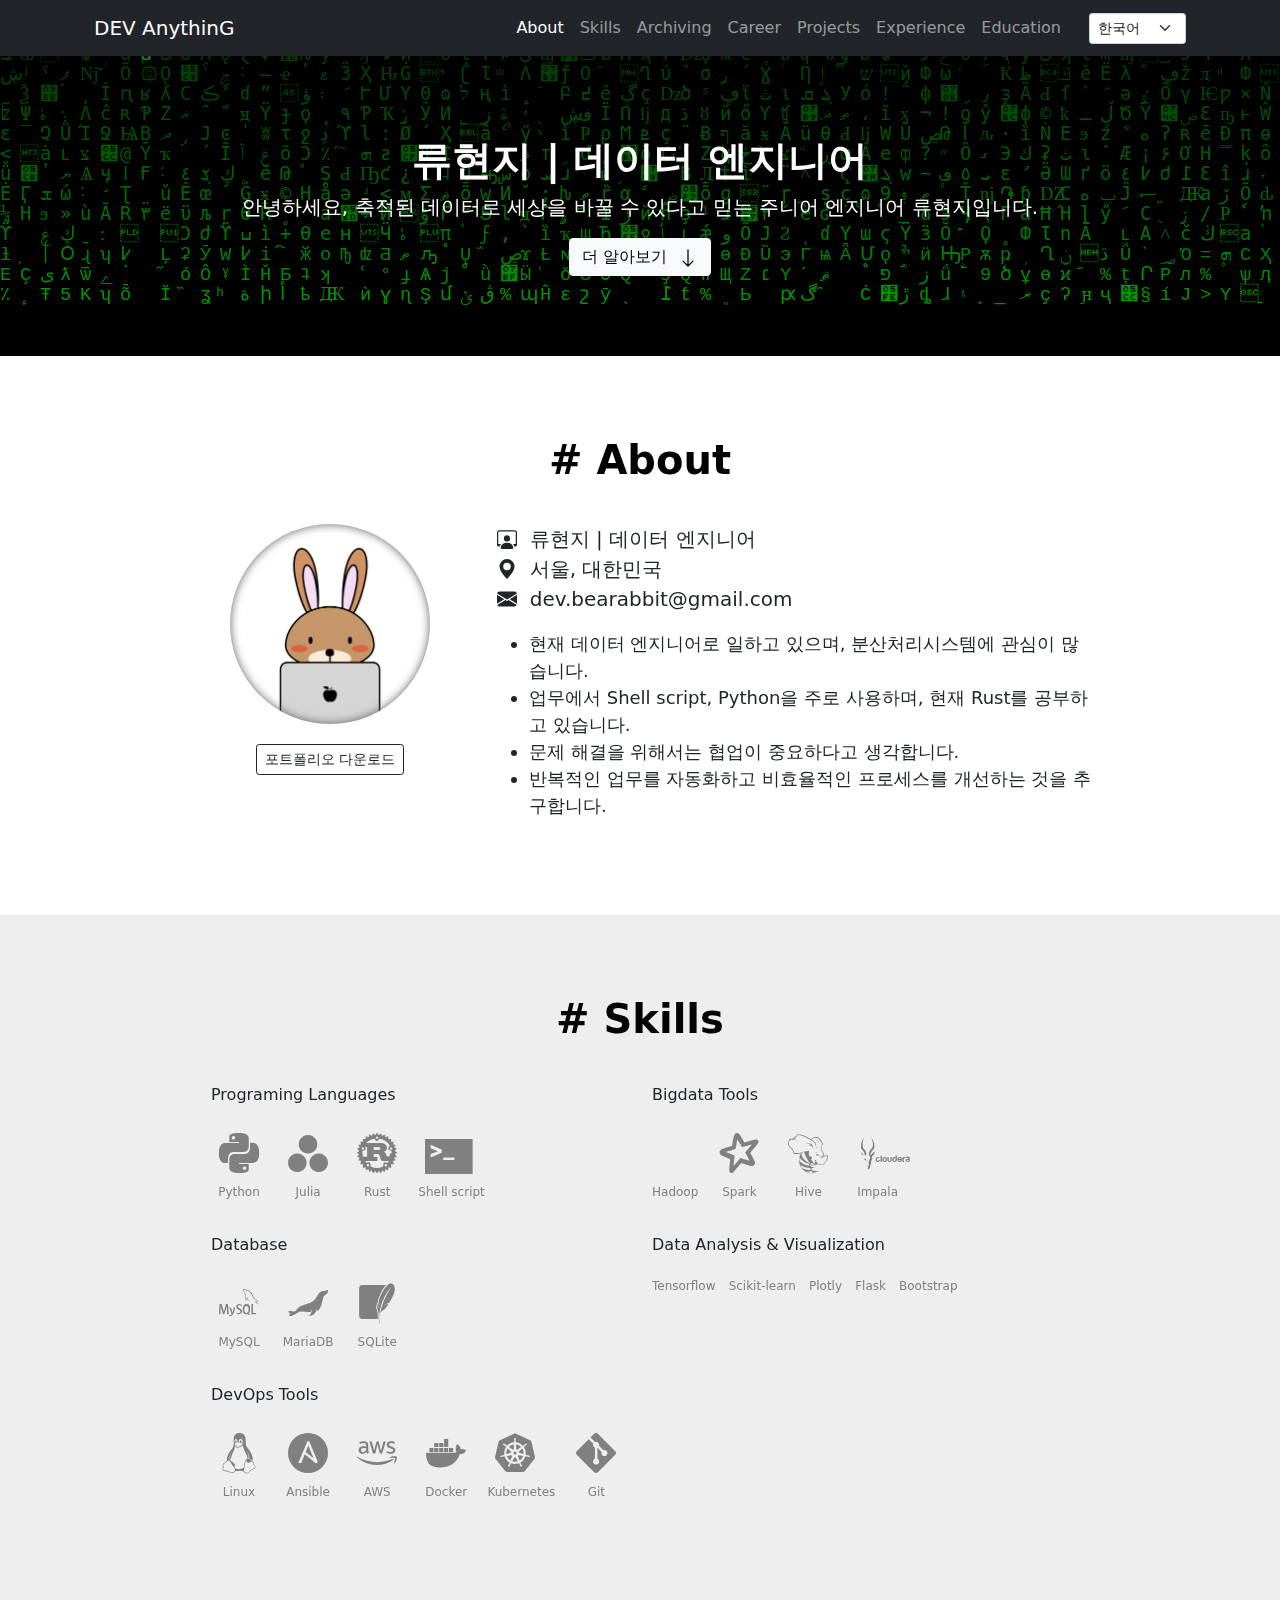
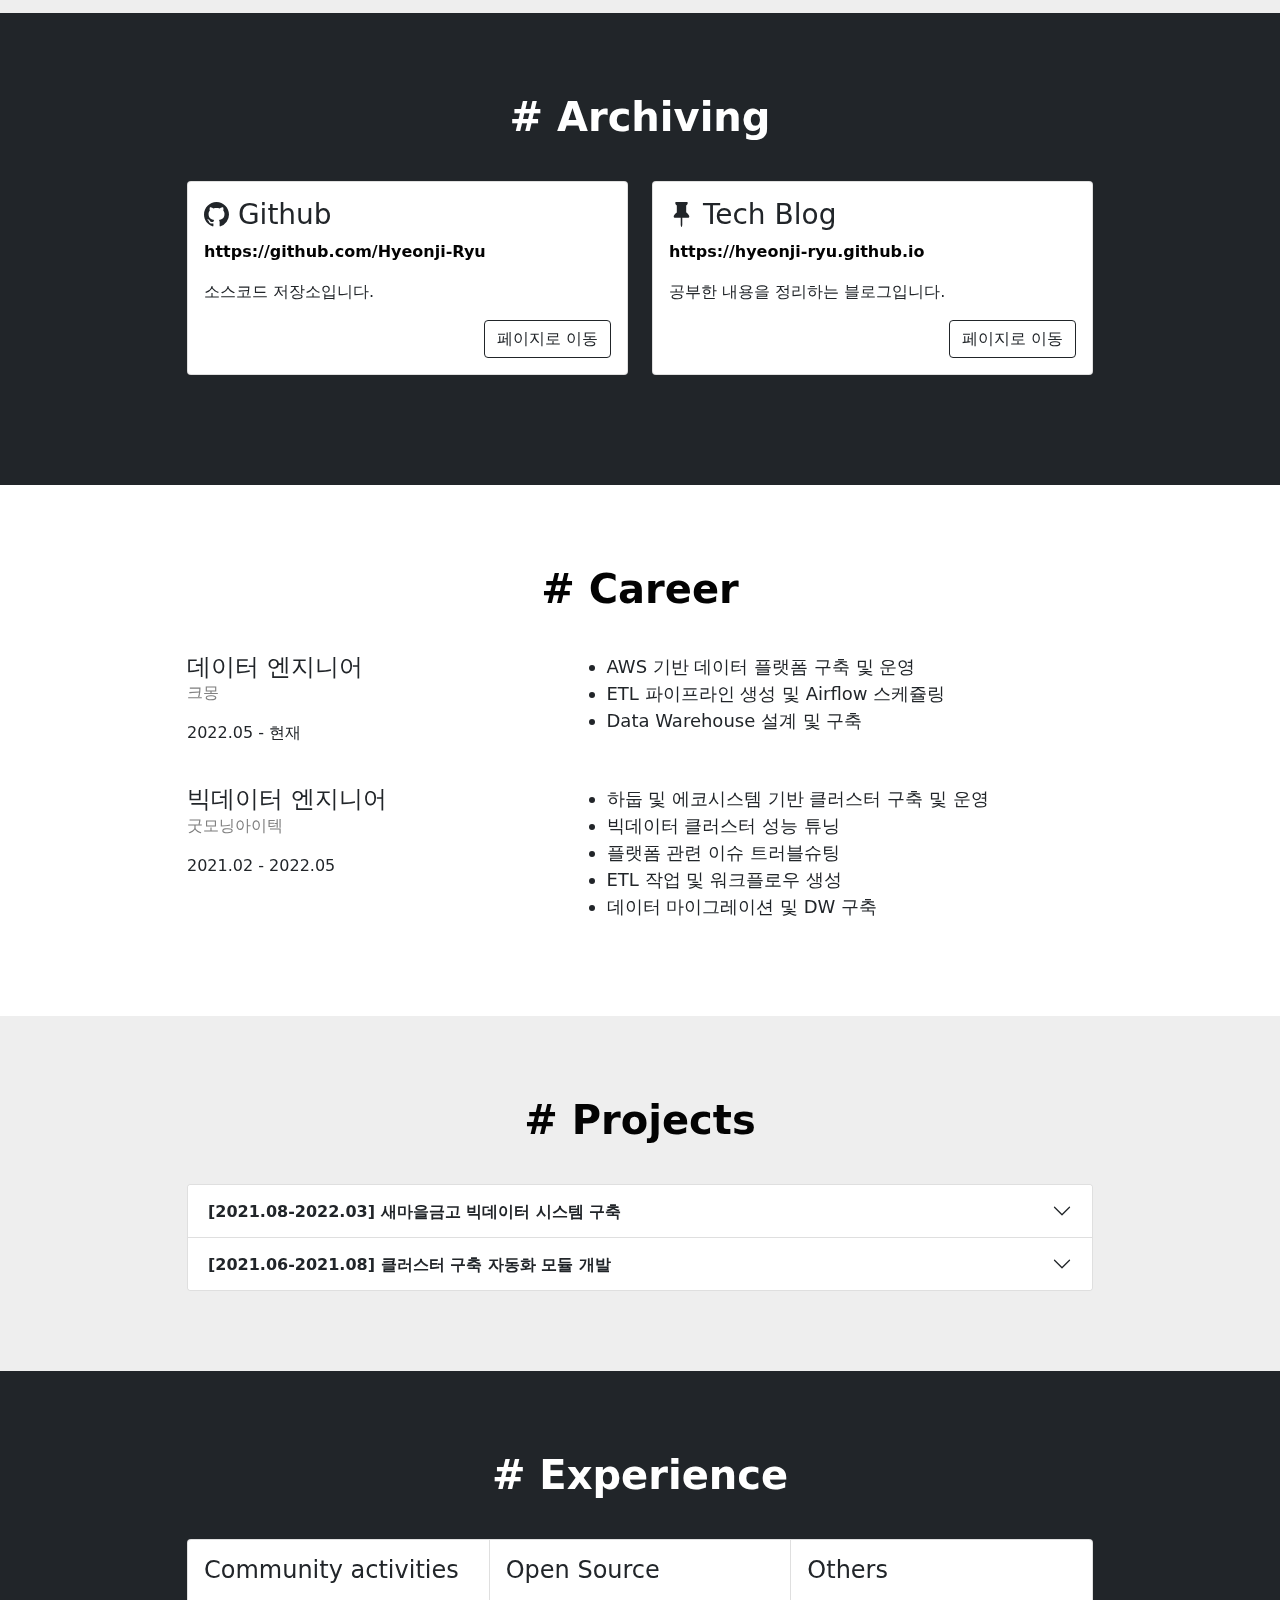
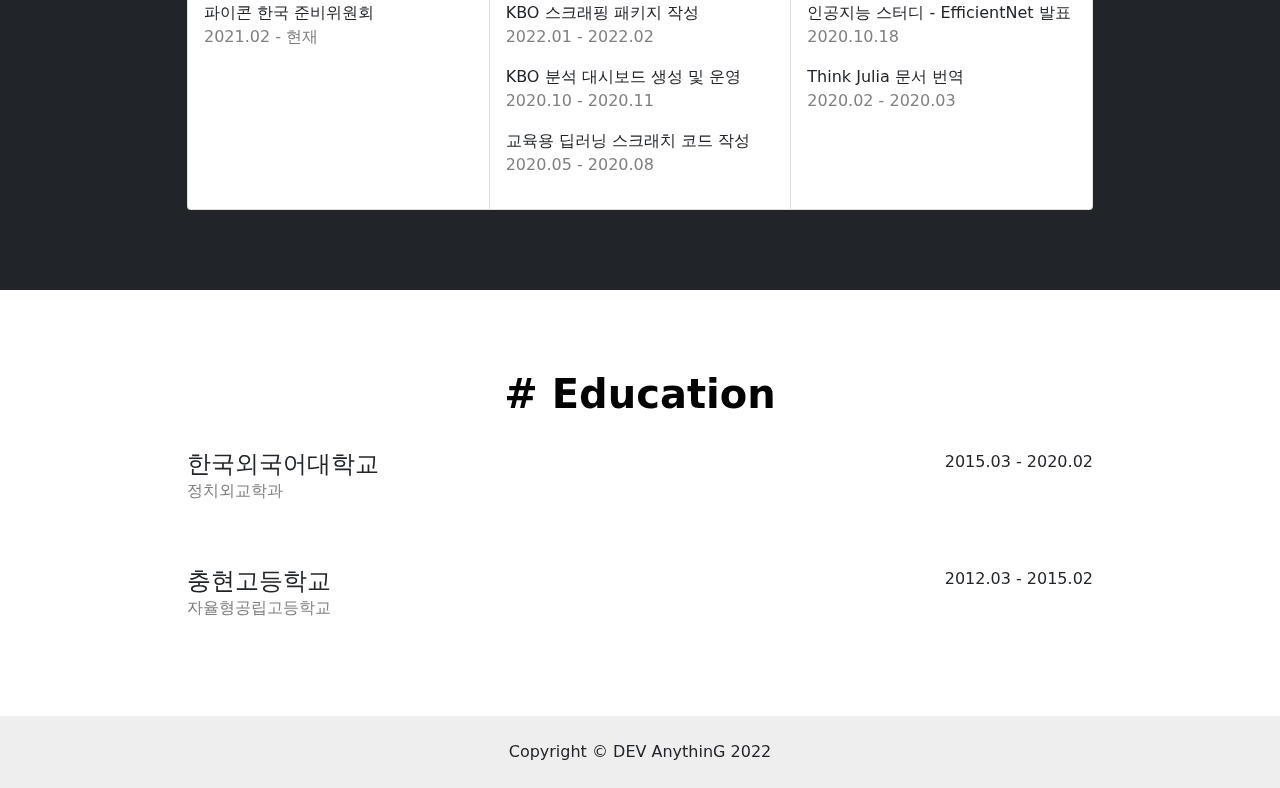
<file: index.html>
<!DOCTYPE html>
<html lang="ko">
    <head>
        <meta charset="utf-8" />
        <meta name="viewport" content="width=device-width, initial-scale=1"/>
        <meta name="description" content="" />
        <meta name="author" content="" />
        <meta http-equiv="X-UA-Compatible" content="IE=edge">
        <title> 류현지 | 데이터 엔지니어</title>
        <link rel="icon" type="image/x-icon" href="assets/favicon-16x16.png" />
        <link rel="icon" type="image/x-icon" href="assets/favicon-32x32.png" />
        <!-- Core theme CSS (includes Bootstrap)-->
        <link href="css/styles.css" rel="stylesheet" />
        <link rel="stylesheet" href="css/fontello-embedded.css">
        <!-- Google fonts-->
        <link href="https://fonts.googleapis.com/css?family=Saira+Extra+Condensed:500,700" rel="stylesheet" type="text/css" />
        <link href="https://fonts.googleapis.com/css?family=Muli:400,400i,800,800i" rel="stylesheet" type="text/css" />
        <style>
			a {
				text-decoration:none
			} 
          	canvas{
              	position:absolute;
              	left:0;
              	top:0;
              	z-index:-1;
			}
          	div{
              	z-index:0;
			}
			body{
				background-color: #262626;
			}
        </style>
    </head>
    <body id="page-top">
        <!-- Navigation-->
        <nav class="navbar navbar-expand-lg navbar-dark bg-dark fixed-top" id="mainNav">
            <div class="container px-4">
                <a class="navbar-brand" href="#page-top">DEV AnythinG</a>
                <button class="navbar-toggler" type="button" data-bs-toggle="collapse" data-bs-target="#navbarResponsive" aria-controls="navbarResponsive" aria-expanded="false" aria-label="Toggle navigation"><span class="navbar-toggler-icon"></span></button>
                <div class="collapse navbar-collapse" id="navbarResponsive">
                    <ul class="navbar-nav ms-auto">
                        <li class="nav-item"><a class="nav-link" href="#about">About</a></li>
                        <li class="nav-item"><a class="nav-link" href="#skills">Skills</a></li>
                        <li class="nav-item"><a class="nav-link" href="#archiving">Archiving</a></li>
                        <li class="nav-item"><a class="nav-link" href="#career">Career</a></li>
                        <li class="nav-item"><a class="nav-link" href="#projects">Projects</a></li>
                        <li class="nav-item"><a class="nav-link" href="#experience">Experience</a></li>
                        <li class="nav-item"><a class="nav-link" href="#education" style="margin-right: 20px;">Education</a></li>
                    </ul>
		            <select class="form-select form-select-sm mr-sm-2" aria-label="Default select example" style="width:auto;" onchange="if (this.value) window.location.href=this.value">
		            <option selected value="index.html">한국어</option>
		            <option value="index-en.html">English</option>
		            </select>
                </div>
            </div>
        </nav>
        <!-- Header-->
        <header class="text-white">
            <canvas
            id="canvas"
            style="padding: 0; margin: 0;"></canvas>
            <div class="text px-4 text-center">
                <h1 class="fw-bolder">류현지 | 데이터 엔지니어</h1>
                <p class="lead"><b>안녕하세요, 축적된 데이터로 세상을 바꿀 수 있다고 믿는 주니어 엔지니어 류현지입니다.</b></p>
                <a class="btn btn-md btn-light" href="#about">더 알아보기&nbsp; <svg xmlns="http://www.w3.org/2000/svg" width="20" height="20" fill="currentColor" class="bi bi-arrow-down" viewBox="0 0 16 16">
                    <path fill-rule="evenodd" d="M8 1a.5.5 0 0 1 .5.5v11.793l3.146-3.147a.5.5 0 0 1 .708.708l-4 4a.5.5 0 0 1-.708 0l-4-4a.5.5 0 0 1 .708-.708L7.5 13.293V1.5A.5.5 0 0 1 8 1z"/>
                  </svg></a>
            </div>
        </div>
        </header>
        <!-- About section-->
        <section id="about" style="background-color: #ffffff;">
            <div class="container px-4">
                <div class="row gx-4 justify-content-center">
                    <div class="col-lg-10">
                        <a href="#about"><h1 class="fw-bolder text-center" style="margin-bottom: 40px;"># About</h1></a>
                        <div class="row clearfix">
                                <div class="col-xs-12 col-sm-12 col-md-4 no-print">
                                    <span class="profile-img" style="background-image: url(assets/bearabbit.png)"></span>
									<div class="text px-4 text-center">
										<a class="btn btn-outline-dark btn-sm" href="files/류현지.zip" Download>포트폴리오 다운로드</a>
									</div>
                                </div>
                                <div class="col-xs-12 col-sm-12 col-md-8 col-print-12">
                                    <P class="lead"><svg xmlns="http://www.w3.org/2000/svg" width="20" height="20" fill="currentColor" class="bi bi-person-workspace" viewBox="0 0 16 16"  style="margin-bottom: 4px;">
                                        <path d="M4 16s-1 0-1-1 1-4 5-4 5 3 5 4-1 1-1 1H4Zm4-5.95a2.5 2.5 0 1 0 0-5 2.5 2.5 0 0 0 0 5Z"/>
                                        <path d="M2 1a2 2 0 0 0-2 2v9.5A1.5 1.5 0 0 0 1.5 14h.653a5.373 5.373 0 0 1 1.066-2H1V3a1 1 0 0 1 1-1h12a1 1 0 0 1 1 1v9h-2.219c.554.654.89 1.373 1.066 2h.653a1.5 1.5 0 0 0 1.5-1.5V3a2 2 0 0 0-2-2H2Z"/>
                                      </svg>&nbsp;&nbsp;<b>류현지 | 데이터 엔지니어</b>
                                    <Br><svg xmlns="http://www.w3.org/2000/svg" width="20" height="20" fill="currentColor" class="bi bi-geo-alt-fill" viewBox="0 0 16 16" style="margin-bottom: 4px;">
                                        <path d="M8 16s6-5.686 6-10A6 6 0 0 0 2 6c0 4.314 6 10 6 10zm0-7a3 3 0 1 1 0-6 3 3 0 0 1 0 6z"/>
                                      </svg>&nbsp;&nbsp;<b>서울, 대한민국</b>
                                    <Br><svg xmlns="http://www.w3.org/2000/svg" width="20" height="20" fill="currentColor" class="bi bi-envelope-fill" viewBox="0 0 16 16" style="margin-bottom: 3px;">
                                        <path d="M.05 3.555A2 2 0 0 1 2 2h12a2 2 0 0 1 1.95 1.555L8 8.414.05 3.555ZM0 4.697v7.104l5.803-3.558L0 4.697ZM6.761 8.83l-6.57 4.027A2 2 0 0 0 2 14h12a2 2 0 0 0 1.808-1.144l-6.57-4.027L8 9.586l-1.239-.757Zm3.436-.586L16 11.801V4.697l-5.803 3.546Z"/>
                                      </svg>&nbsp;&nbsp;<b>dev.bearabbit@gmail.com</b></P>
                                    <P class="lead">
                                        <ul style="font-size: 18px;">
                                            <li>현재 데이터 엔지니어로 일하고 있으며, 분산처리시스템에 관심이 많습니다.</li>
                                            <li>업무에서 Shell script, Python을 주로 사용하며, 현재 Rust를 공부하고 있습니다.</li>
                                            <li>문제 해결을 위해서는 협업이 중요하다고 생각합니다.</li>
                                            <li>반복적인 업무를 자동화하고 비효율적인 프로세스를 개선하는 것을 추구합니다.</li>
                                        </ul></p>
                                </div>
                        </div>
                    </div>
                </div>
            </div>
        </section>
        <!-- Skills section-->
        <section id="skills" style="background-color: #eeeeee;">
            <div class="container px-4">
                <div class="row gx-4 justify-content-center">
                    <div class="col-lg-10">
                        <a href="#skills"><h1 class="fw-bolder text-center" style="margin-bottom: 40px;"># Skills</h1></a>
						<div class="container">
							 <div class="row">
								 <div class="col-sm-6">
                            		 	<div class="subheading mb-3">Programing Languages</div>
                            				<ul class="list-inline dev-icons">
                                 			   	<div class="list-inline-item">
                                     			   	<a class="list-inline-item" style="font-size: 40px;"><i class="icon-python"></i><p style="font-size: 12px; text-align: center;">Python</p></a>
                                    				<a class="list-inline-item" style="font-size: 40px;"><i class="icon-julia"></i><p style="font-size: 12px; text-align: center;">Julia</p></a>
                                     			   <a class="list-inline-item" style="font-size: 40px;"><i class="icon-rust"></i><p style="font-size: 12px; text-align: center;">Rust</p></a>
                                     			  <a class="list-inline-item" style="font-size: 35px;"><i class="icon-terminal"></i><p style="font-size: 12px; text-align: center;">Shell script</p></a>
                                 			 	</div>
                             				</ul>
										</div>
									<div class="col-sm-6">
                             		   	<div class="subheading mb-3">Bigdata Tools</div>
                             		   		<ul class="list-inline dev-icons">
                                 			   	<div class="list-inline-item">
													<a class="list-inline-item" style="font-size: 40px;"><i class="icon-aa7e07c4422179392172208bd6f43ed6"></i><p style="font-size: 12px; text-align: center;">Hadoop</p></a>
													<a class="list-inline-item" style="font-size: 40px;"><i class="icon-apachespark"></i><p style="font-size: 12px; text-align: center;">Spark</p></a>
													<a class="list-inline-item" style="font-size: 40px;"><i class="icon-apachehive"></i><p style="font-size: 12px; text-align: center;">Hive</p></a>
													<a class="list-inline-item" style="font-size: 40px;"><i class="icon-apache-impala"></i><p style="font-size: 12px; text-align: center;">Impala</p></a>
													
                                 	   	 		</div>
                             	   			</ul>
									</div>
                    			</div>
							 <div class="row">
								 <div class="col-sm-6">
                            		 	<div class="subheading mb-3">Database</div>
                            				<ul class="list-inline dev-icons">
                                 			   	<div class="list-inline-item">
                                     				<a class="list-inline-item" style="font-size: 40px;"><i class="icon-mysql"></i><p style="font-size: 12px; text-align: center;">MySQL</p></a>
                                     	  	 		<a class="list-inline-item" style="font-size: 40px;"><i class="icon-mariadb"></i><p style="font-size: 12px; text-align: center;">MariaDB</p></a>
                                     				<a class="list-inline-item" style="font-size: 40px;"><i class="icon-sqlite"></i><p style="font-size: 12px; text-align: center;">SQLite</p></a>
                                 			 	</div>
                             				</ul>
										</div>
									<div class="col-sm-6">
                             		   	<div class="subheading mb-3">Data Analysis &  Visualization</div>
                             		   		<ul class="list-inline dev-icons">
                                 			   	<div class="list-inline-item">
													<a class="list-inline-item" style="font-size: 40px;"><i class="icon-tensorflow"></i><p style="font-size: 12px; text-align: center;">Tensorflow</p></a>
                                     				<a class="list-inline-item" style="font-size: 40px;"><i class="icon-scikit-learn"></i><p style="font-size: 12px; text-align: center;">Scikit-learn</p></a>
													<a class="list-inline-item" style="font-size: 40px;"><i class="icon-plotly"></i><p style="font-size: 12px; text-align: center;">Plotly</p></a>
													<a class="list-inline-item" style="font-size: 40px;"><i class="icon-flask"></i><p style="font-size: 12px; text-align: center;">Flask</p></a>
													<a class="list-inline-item" style="font-size: 40px;"><i class="icon-bootstrap"></i><p style="font-size: 12px; text-align: center;">Bootstrap</p></a>
                                 	   	 		</div>
                             	   			</ul>
									</div>
                    			</div>
						<div class="row">
								 <div class="col-sm-6">
                            		 	<div class="subheading mb-3">DevOps Tools</div>
                            				<ul class="list-inline dev-icons">
                                 			   	<div class="list-inline-item">
													<a class="list-inline-item" style="font-size: 40px;"><i class="icon-linux"></i><p style="font-size: 12px; text-align: center;">Linux</p></a>
													<a class="list-inline-item" style="font-size: 40px;"><i class="icon-ansible"></i><p style="font-size: 12px; text-align: center;">Ansible</p></a>
													<a class="list-inline-item" style="font-size: 40px;"><i class="icon-amazonaws"></i><p style="font-size: 12px; text-align: center;">AWS</p></a>
													<a class="list-inline-item" style="font-size: 40px;"><i class="icon-docker"></i><p style="font-size: 12px; text-align: center;">Docker</p></a>
													<a class="list-inline-item" style="font-size: 40px;"><i class="icon-kubernetes"></i><p style="font-size: 12px; text-align: center;">Kubernetes</p></a>
													<a class="list-inline-item" style="font-size: 40px;"><i class="icon-git"></i><p style="font-size: 12px; text-align: center;">Git</p></a>
                                 			 	</div>
                             				</ul>
								</div>
						</div>
                </div>
            </div>
        </section>
        <!-- Archiving section-->
        <section class="bg-dark" id="archiving">
            <div class="container px-4">
                <div class="row gx-4 justify-content-center">
                    <div class="col-lg-10">
                        <a href="#archiving"><h1 class="fw-bolder text-center" style="margin-bottom: 40px; color: white;"># Archiving</h1></a>
                        <div class="row">
                            <div class="col-sm-6">
                              <div class="card" style="margin-bottom: 30px;">
                                <div class="card-body">
                                  <h3 class="card-title"><svg xmlns="http://www.w3.org/2000/svg" width="25" height="25" fill="currentColor" class="bi bi-github" viewBox="0 0 16 16" style="margin-bottom: 4px;">
                                    <path d="M8 0C3.58 0 0 3.58 0 8c0 3.54 2.29 6.53 5.47 7.59.4.07.55-.17.55-.38 0-.19-.01-.82-.01-1.49-2.01.37-2.53-.49-2.69-.94-.09-.23-.48-.94-.82-1.13-.28-.15-.68-.52-.01-.53.63-.01 1.08.58 1.23.82.72 1.21 1.87.87 2.33.66.07-.52.28-.87.51-1.07-1.78-.2-3.64-.89-3.64-3.95 0-.87.31-1.59.82-2.15-.08-.2-.36-1.02.08-2.12 0 0 .67-.21 2.2.82.64-.18 1.32-.27 2-.27.68 0 1.36.09 2 .27 1.53-1.04 2.2-.82 2.2-.82.44 1.1.16 1.92.08 2.12.51.56.82 1.27.82 2.15 0 3.07-1.87 3.75-3.65 3.95.29.25.54.73.54 1.48 0 1.07-.01 1.93-.01 2.2 0 .21.15.46.55.38A8.012 8.012 0 0 0 16 8c0-4.42-3.58-8-8-8z"/>
                                  </svg> Github</h3>
                                  <p class="card-text"><a href="https://github.com/Hyeonji-Ryu" class="alert-link">https://github.com/Hyeonji-Ryu</a></p>
                                  <p class="card-text">소스코드 저장소입니다.</p>
                                  <div class="d-grid gap-2 d-md-flex justify-content-md-end">
                                    <a href="https://github.com/Hyeonji-Ryu" class="btn btn-outline-dark">페이지로 이동</a>
                                  </div>
                                </div>
                              </div>
                            </div>
                            <div class="col-sm-6">
                                <div class="card" style="margin-bottom: 30px;">
                                  <div class="card-body">
                                    <h3 class="card-title"><svg xmlns="http://www.w3.org/2000/svg" width="25" height="25" fill="currentColor" class="bi bi-pin-fill" viewBox="0 0 16 16" style="margin-bottom: 4px;">
                                        <path d="M4.146.146A.5.5 0 0 1 4.5 0h7a.5.5 0 0 1 .5.5c0 .68-.342 1.174-.646 1.479-.126.125-.25.224-.354.298v4.431l.078.048c.203.127.476.314.751.555C12.36 7.775 13 8.527 13 9.5a.5.5 0 0 1-.5.5h-4v4.5c0 .276-.224 1.5-.5 1.5s-.5-1.224-.5-1.5V10h-4a.5.5 0 0 1-.5-.5c0-.973.64-1.725 1.17-2.189A5.921 5.921 0 0 1 5 6.708V2.277a2.77 2.77 0 0 1-.354-.298C4.342 1.674 4 1.179 4 .5a.5.5 0 0 1 .146-.354z"/>
                                      </svg> Tech Blog</h3>
                                      <p class="card-text"><a href="https://hyeonji-ryu.github.io" class="alert-link">https://hyeonji-ryu.github.io</a></p>
                                      <p class="card-text">공부한 내용을 정리하는 블로그입니다.</p>
                                    <div class="d-grid gap-2 d-md-flex justify-content-md-end">
                                        <a href="https://hyeonji-ryu.github.io" class="btn btn-outline-dark">페이지로 이동</a>
                                    </div>
                                  </div>
                                </div>
                              </div>
                    </div>
                </div>
            </div>
        </section>
        <!-- Career section-->
        <section id="career" style="background-color: #ffffff;">
            <div class="container px-4">
                <div class="row gx-4 justify-content-center">
                    <div class="col-lg-10">
                        <a href="#experience"><h1 class="fw-bolder text-center" style="margin-bottom: 40px;"># Career</h1></a>
                        <div class="row clearfix">
                          <div class="col-xs-12 col-sm-12 col-md-5 no-print">
                                    <h4 class="mb-0">데이터 엔지니어</h4>
                                    <div class="subheading mb-3" style="color: gray;">크몽</div>
                                    <div class="subheading mb-3">2022.05 - 현재</div>
                                </div>
                                <div class="col-xs-12 col-sm-12 col-md-7 col-print-12">
                                    <ul style="font-size: 18px;">
                                        <li>AWS 기반 데이터 플랫폼 구축 및 운영</li>
                                        <li>ETL 파이프라인 생성 및 Airflow 스케쥴링</li>
                                        <li>Data Warehouse 설계 및 구축</li>
                                                </ul>
                                          </div>
                                  </div>
                                  &nbsp;
                          <div class="row clearfix">
								            <div class="col-xs-12 col-sm-12 col-md-5 no-print">
                                    <h4 class="mb-0">빅데이터 엔지니어</h4>
                                    <div class="subheading mb-3" style="color: gray;">굿모닝아이텍</div>
                                    <div class="subheading mb-3">2021.02 - 2022.05</div>
                                </div>
                                <div class="col-xs-12 col-sm-12 col-md-7 col-print-12">
                                    <ul style="font-size: 18px;">
                                        <li>하둡 및 에코시스템 기반 클러스터 구축 및 운영</li>
                                        <li>빅데이터 클러스터 성능 튜닝</li>
                                        <li>플랫폼 관련 이슈 트러블슈팅</li>
                                        <li>ETL 작업 및 워크플로우 생성</li>
                                        <li>데이터 마이그레이션 및 DW 구축</li>
                                      </ul>
                                </div>
                        </div>
                        </div>
                </div>
            </div>
        </section>
        <!-- Projects section-->
        <section id="projects" style="background-color: #eeeeee;">
            <div class="container px-4">
                <div class="row gx-4 justify-content-center">
                    <div class="col-lg-10">
                        <a href="#projects"><h1 class="fw-bolder text-center" style="margin-bottom: 40px;"># Projects</h1></a>
                            <div class="accordion" id="accordionPanelsStayOpenExample">
                                <div class="accordion-item">
                                  <h2 class="accordion-header" id="panelsStayOpen-headingOne">
                                    <button class="accordion-button collapsed" type="button" data-bs-toggle="collapse" data-bs-target="#panelsStayOpen-collapseOne" aria-expanded="true" aria-controls="panelsStayOpen-collapseOne">
                                        <strong>[2021.08-2022.03] 새마을금고 빅데이터 시스템 구축</strong> 
                                    </button>
                                  </h2>
                                  <div id="panelsStayOpen-collapseOne" class="accordion-collapse collapse" aria-labelledby="panelsStayOpen-headingOne">
                                    <div class="accordion-body">
                            			<ul>
                                			<li>클라우데라 엔터프라이즈 하둡으로 빅데이터 플랫폼 구축 및 보안(Kerberos, TLS) 셋팅</li>
                                			<li>Sqoop, Hive, Impala를 사용하여 Data Warehouse 워크플로우 생성 및 쿼리 튜닝 지원</li>
											                <li>NiFi를 사용하여 외부수집데이터를 HDFS에 적재하는 워크플로우 생성</li>
											                <li>분석팀에서 요청하는 패키지를 제공하기 위해 커스텀 Docker 이미지 생성 및 빌드</li>
                                			<li>Impala 통계데이터 생성으로 쿼리 성능 20% 이상 향상</li>											
                              			</ul>
                                    </div>
                                  </div>
                                </div>
                                <div class="accordion-item">
                                  <h2 class="accordion-header" id="panelsStayOpen-headingTwo">
                                    <button class="accordion-button collapsed" type="button" data-bs-toggle="collapse" data-bs-target="#panelsStayOpen-collapseTwo" aria-expanded="false" aria-controls="panelsStayOpen-collapseTwo">
                                      <strong>[2021.06-2021.08] 클러스터 구축 자동화 모듈 개발</strong> 
                                    </button>
                                  </h2>
                                  <div id="panelsStayOpen-collapseTwo" class="accordion-collapse collapse" aria-labelledby="panelsStayOpen-headingTwo">
                                    <div class="accordion-body">
                            		<ul>
                                		<li>Ansible을 도입하여 기존에 수작업으로 진행하던 클러스터 구축 작업을 자동화</li>
									                	<li>클러스터로 묶이는 각 서버들의 환경 셋팅 자동화를 위한 playbook 작성</li>
                                		<li>계정 관리 툴인 Active Directory와 클러스터를 연동하는 playbook 작성</li>
                              		</ul>
                                    </div>
                                  </div>
                                </div>
                    </div>
                </div>
            </div>
        </section>
        </section>
        <!-- Experience section-->
        <section class="bg-dark" id="experience">
            <div class="container px-4">
                <div class="row gx-4 justify-content-center">
                    <div class="col-lg-10">
                        <a href="#experience"><h1 class="fw-bolder text-center" style="margin-bottom: 40px; color: white;"># Experience</h1></a>
                            <div class="row clearfix">
                                <div class="card-group">
                                    <div class="card">
                                        <div class="card-body">
                                          <h4 class="card-title">Community activities</h4>
                                          <p class="card-text">
                                            <div class="flex-grow-1">
                                              <p class="mb-0">파이콘 한국 준비위원회</p>
                                              <div class="subheading mb-3" style="color: gray;">2021.02 - 현재</div>
                                            </div>
                                          </p>
                                      </div>
                                    </div>
                                    <div class="card">
                                      <div class="card-body">
                                        <h4 class="card-title">Open Source</h4>
                                        <p class="card-text">
                                            <div class="flex-grow-1">
                                              <p class="mb-0"><a href="https://pypi.org/project/kbodata/" class="link-dark">KBO 스크래핑 패키지 작성</a></p>
                                              <div class="subheading mb-3" style="color: gray;">2022.01 - 2022.02</div>
                                            </div>
                                            <div class="flex-grow-1">
                                              <p class="mb-0"><a href="https://github.com/Hyeonji-Ryu/KBO-dashboard/blob/main/README.md" class="link-dark">KBO 분석 대시보드 생성 및 운영</a></p>
                                              <div class="subheading mb-3" style="color: gray;">2020.10 - 2020.11</div>
                                            </div>
                                            <div class="flex-grow-1">
                                              <p class="mb-0"><a href="https://github.com/Hyeonji-Ryu/Deep_Learning_in_Julia/blob/master/README.md" class="link-dark">교육용 딥러닝 스크래치 코드 작성</a></p>
                                              <div class="subheading mb-3" style="color: gray;">2020.05 - 2020.08</div>
                                            </div>
                                          </p>
                                      </div>
                                    </div>
                                    <div class="card">
                                      <div class="card-body">
                                        <h4 class="card-title">Others</h4>
                                        <p class="card-text">
                                            <div class="flex-grow-1">
                                              <p class="mb-0"><a href="https://github.com/Hyeonji-Ryu/Implementation-models/blob/main/Computer_Vision/Image_Classification/EfficientNet/EfficientNet_PPT.pdf" class="link-dark">인공지능 스터디 - EfficientNet 발표</a></p>
                                              <div class="subheading mb-3" style="color: gray;">2020.10.18</div>
                                            </div>
                                          <div class="flex-grow-1">
                                            <p class="mb-0"><a href="https://hyeonji-ryu.github.io/categories/PROJECT/Think-Julia/" class="link-dark">Think Julia 문서 번역</a></p>
                                            <div class="subheading mb-3" style="color: gray;">2020.02 - 2020.03</div>
                                          </div>
                                        </p>
                                      </div>
                                </div>
                            </div>
                    </div>
                </div>
            </div>
        </section>
        <!-- Education section-->
        <section id="education" style="background-color: #ffffff;">
            <div class="container px-4">
                <div class="row gx-4 justify-content-center">
                    <div class="col-lg-10">
                        <a href="#education"><h1 class="fw-bolder text-center"># Education</h1></a>
                        <Br>
                        <div class="d-flex flex-column flex-md-row justify-content-between mb-5">
                            <div class="flex-grow-1">
                                <h4 class="mb-0">한국외국어대학교</h4>
                                <div class="subheading mb-3" style="color: gray;">정치외교학과</div>
                            </div>
                            <div class="flex-shrink-0"><span class="text">2015.03 - 2020.02</span></div>
                        </div>
                        <div class="d-flex flex-column flex-md-row justify-content-between">
                            <div class="flex-grow-1">
                                <h4 class="mb-0">충현고등학교</h4>
                                <div class="subheading mb-3" style="color: gray;">자율형공립고등학교</div>
                            </div>
                            <div class="flex-shrink-0"><span class="text">2012.03 - 2015.02</span></div>
                        </div>
                    </div>
                </div>
            </div>
        </section>
        <!-- Footer-->
        <footer class="py-4" style="background-color: #eeeeee;">
            <div class="container px-4"><p class="m-0 text-center">Copyright &copy; DEV AnythinG 2022</p></div>
        </footer>
        <!-- Bootstrap core JS-->
        <script src="https://cdn.jsdelivr.net/npm/bootstrap@5.1.3/dist/js/bootstrap.bundle.min.js"></script>
        <!-- Core theme JS-->
        <script src="js/scripts.js"></script>
        <script>
          const canvas = document.getElementById('canvas');
          const ctx = canvas.getContext('2d');

          const w = canvas.width = document.body.offsetWidth;
          const h = canvas.height = document.body.offsetHeight;
          const cols = Math.floor(w / 20) + 1;
          const ypos = Array(cols).fill(0);

          ctx.fillStyle = '#000';
          ctx.fillRect(0, 0, w, h);

          function matrix () {
            ctx.fillStyle = '#0001';
            ctx.fillRect(0, 0, w, h);
  
            ctx.fillStyle = '#009600';
            ctx.font = '14pt monospace';
  
            ypos.forEach((y, ind) => {
              const text = String.fromCharCode(Math.random() * 2000);
              const x = ind * 20;
              ctx.fillText(text, x, y);
              if (y > 100 + Math.random() * 10000) ypos[ind] = 0;
              else ypos[ind] = y + 20;
            });
          }
          setInterval(matrix, 60);
          </script>
    </body>
</html>
</file>
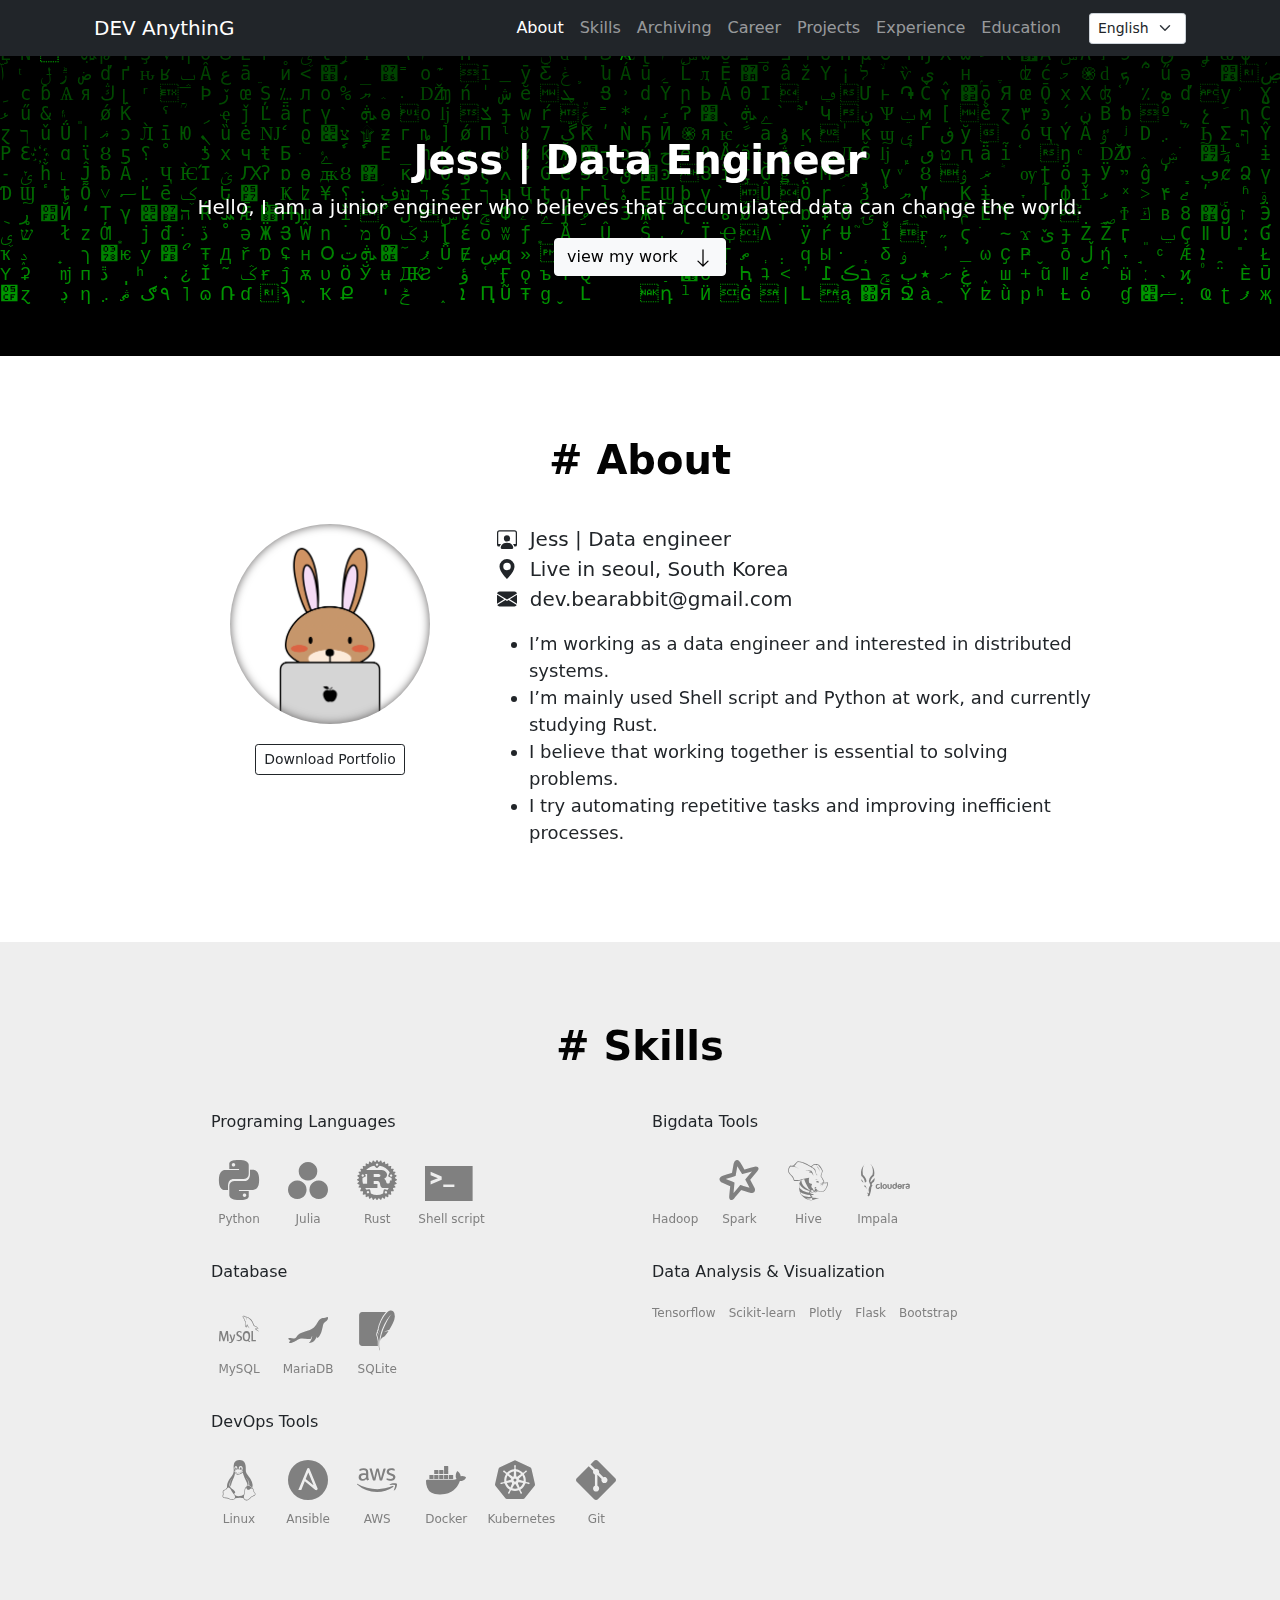
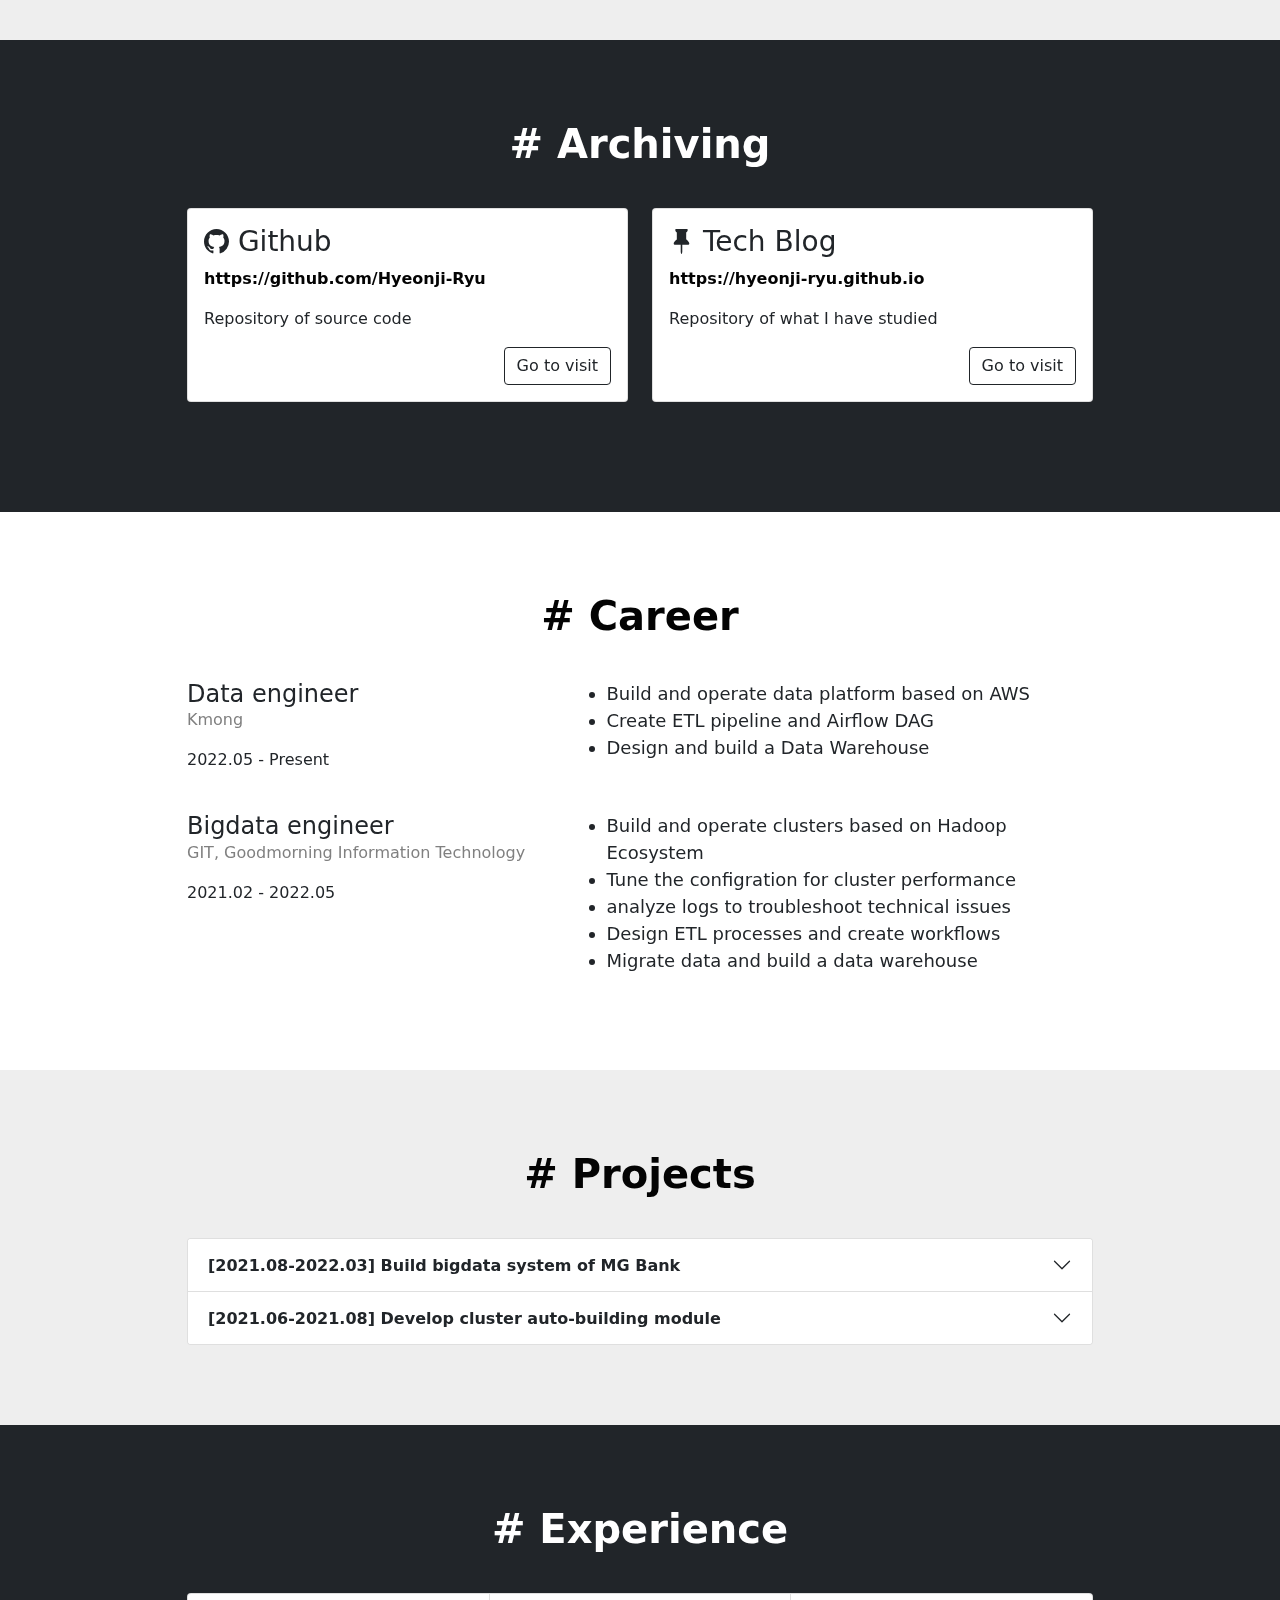
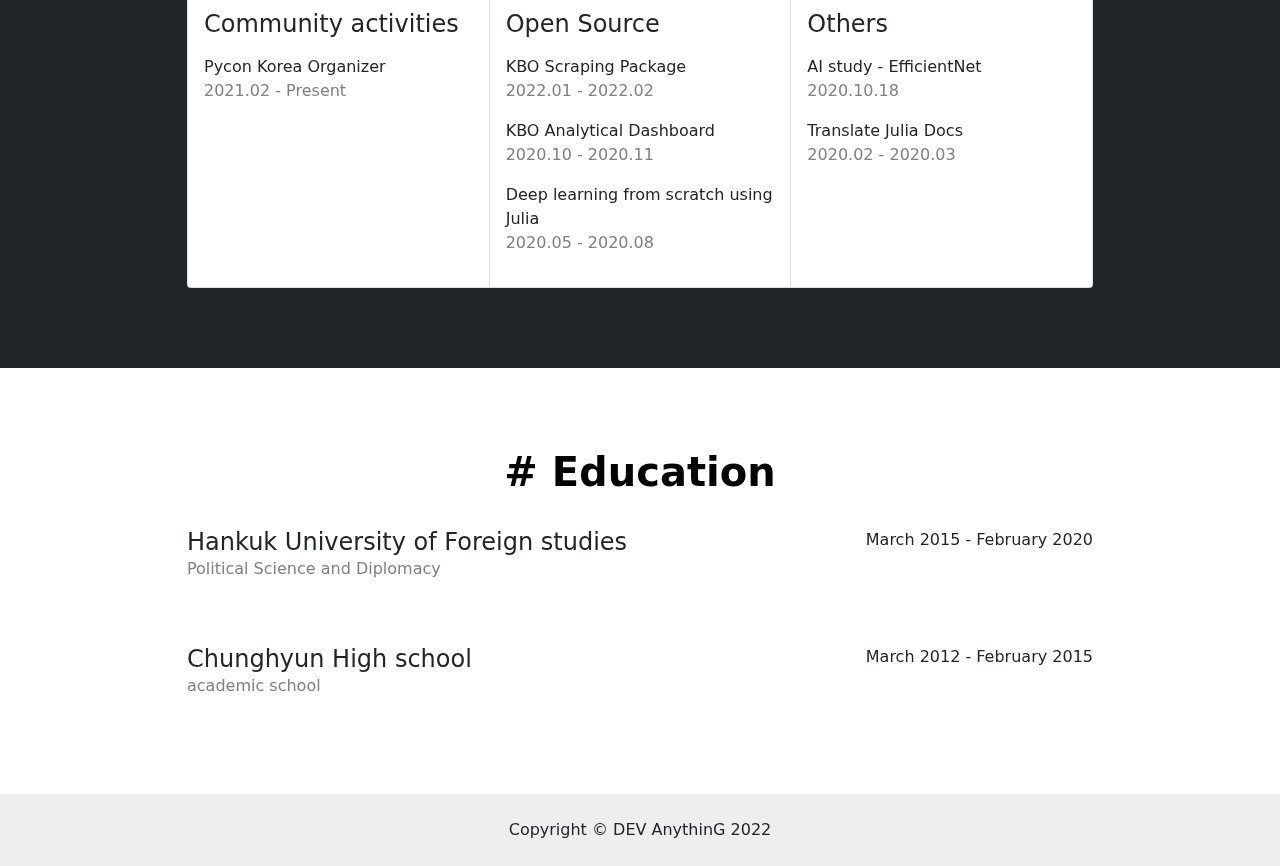
<file: index-en.html>
<!DOCTYPE html>
<html lang="en">
    <head>
        <meta charset="utf-8" />
        <meta name="viewport" content="width=device-width, initial-scale=1"/>
        <meta name="description" content="" />
        <meta name="author" content="" />
        <meta http-equiv="X-UA-Compatible" content="IE=edge">
        <title> Jess | Data Engineer</title>
        <link rel="icon" type="image/x-icon" href="assets/favicon-16x16.png" />
        <link rel="icon" type="image/x-icon" href="assets/favicon-32x32.png" />
        <!-- Core theme CSS (includes Bootstrap)-->
        <link href="css/styles.css" rel="stylesheet" />
        <link rel="stylesheet" href="css/fontello-embedded.css">
        <!-- Google fonts-->
        <link href="https://fonts.googleapis.com/css?family=Saira+Extra+Condensed:500,700" rel="stylesheet" type="text/css" />
        <link href="https://fonts.googleapis.com/css?family=Muli:400,400i,800,800i" rel="stylesheet" type="text/css" />
        <style>
			a {
				text-decoration:none
			} 
          	canvas{
              	position:absolute;
              	left:0;
              	top:0;
              	z-index:-1;
			}
          	div{
              	z-index:0;
			}
			body{
				background-color: #262626;
			}
      	</style>
    </head>
    <body id="page-top">
        <!-- Navigation-->
        <nav class="navbar navbar-expand-lg navbar-dark bg-dark fixed-top" id="mainNav">
            <div class="container px-4">
                <a class="navbar-brand" href="#page-top">DEV AnythinG</a>
                <button class="navbar-toggler" type="button" data-bs-toggle="collapse" data-bs-target="#navbarResponsive" aria-controls="navbarResponsive" aria-expanded="false" aria-label="Toggle navigation"><span class="navbar-toggler-icon"></span></button>
                <div class="collapse navbar-collapse" id="navbarResponsive">
                    <ul class="navbar-nav ms-auto">
                        <li class="nav-item"><a class="nav-link" href="#about">About</a></li>
                        <li class="nav-item"><a class="nav-link" href="#skills">Skills</a></li>
                        <li class="nav-item"><a class="nav-link" href="#archiving">Archiving</a></li>
                        <li class="nav-item"><a class="nav-link" href="#career">Career</a></li>
                        <li class="nav-item"><a class="nav-link" href="#projects">Projects</a></li>
                        <li class="nav-item"><a class="nav-link" href="#experience">Experience</a></li>
                        <li class="nav-item"><a class="nav-link" href="#education" style="margin-right: 20px;">Education</a></li>
                    </ul>
		            <select class="form-select form-select-sm" aria-label="Default select example" style="width:auto;" onchange="if (this.value) window.location.href=this.value">
		            <option selected value="index-en.html">English</option>
		            <option value="index.html">한국어</option>
		            </select>
                </div>
            </div>
        </nav>
        <!-- Header-->
        <header class="text-white">
            <canvas
            id="canvas"
            style="padding: 0; margin: 0;"></canvas>
            <div class="text px-4 text-center">
                <h1 class="fw-bolder">Jess | Data Engineer</h1>
                <p class="lead"><b>Hello, I am a junior engineer who believes that accumulated data can change the world.</b> </p>
                <a class="btn btn-md btn-light" href="#about">view my work &nbsp; <svg xmlns="http://www.w3.org/2000/svg" width="20" height="20" fill="currentColor" class="bi bi-arrow-down" viewBox="0 0 16 16">
                    <path fill-rule="evenodd" d="M8 1a.5.5 0 0 1 .5.5v11.793l3.146-3.147a.5.5 0 0 1 .708.708l-4 4a.5.5 0 0 1-.708 0l-4-4a.5.5 0 0 1 .708-.708L7.5 13.293V1.5A.5.5 0 0 1 8 1z"/>
                  </svg></a>
            </div>
        </div>
        </header>
        <!-- About section-->
        <section id="about" style="background-color: #ffffff;">
            <div class="container px-4">
                <div class="row gx-4 justify-content-center">
                    <div class="col-lg-10">
                        <a href="#about"><h1 class="fw-bolder text-center" style="margin-bottom: 40px;"># About</h1></a>
                        <div class="row clearfix">
                                <div class="col-xs-12 col-sm-12 col-md-4 no-print">
                                    <span class="profile-img" style="background-image: url(assets/bearabbit.png)"></span>
									<div class="text px-4 text-center">
										<a class="btn btn-outline-dark btn-sm" href="files/Jess.zip" Download>Download Portfolio</a>
									</div>
                                </div>
                                <div class="col-xs-12 col-sm-12 col-md-8 col-print-12">
                                    <P class="lead"><svg xmlns="http://www.w3.org/2000/svg" width="20" height="20" fill="currentColor" class="bi bi-person-workspace" viewBox="0 0 16 16"  style="margin-bottom: 4px;">
                                        <path d="M4 16s-1 0-1-1 1-4 5-4 5 3 5 4-1 1-1 1H4Zm4-5.95a2.5 2.5 0 1 0 0-5 2.5 2.5 0 0 0 0 5Z"/>
                                        <path d="M2 1a2 2 0 0 0-2 2v9.5A1.5 1.5 0 0 0 1.5 14h.653a5.373 5.373 0 0 1 1.066-2H1V3a1 1 0 0 1 1-1h12a1 1 0 0 1 1 1v9h-2.219c.554.654.89 1.373 1.066 2h.653a1.5 1.5 0 0 0 1.5-1.5V3a2 2 0 0 0-2-2H2Z"/>
                                      </svg>&nbsp;&nbsp;<b>Jess | Data engineer</b>
                                    <Br><svg xmlns="http://www.w3.org/2000/svg" width="20" height="20" fill="currentColor" class="bi bi-geo-alt-fill" viewBox="0 0 16 16" style="margin-bottom: 4px;">
                                        <path d="M8 16s6-5.686 6-10A6 6 0 0 0 2 6c0 4.314 6 10 6 10zm0-7a3 3 0 1 1 0-6 3 3 0 0 1 0 6z"/>
                                      </svg>&nbsp;&nbsp;<b>Live in seoul, South Korea</b>
                                    <Br><svg xmlns="http://www.w3.org/2000/svg" width="20" height="20" fill="currentColor" class="bi bi-envelope-fill" viewBox="0 0 16 16" style="margin-bottom: 3px;">
                                        <path d="M.05 3.555A2 2 0 0 1 2 2h12a2 2 0 0 1 1.95 1.555L8 8.414.05 3.555ZM0 4.697v7.104l5.803-3.558L0 4.697ZM6.761 8.83l-6.57 4.027A2 2 0 0 0 2 14h12a2 2 0 0 0 1.808-1.144l-6.57-4.027L8 9.586l-1.239-.757Zm3.436-.586L16 11.801V4.697l-5.803 3.546Z"/>
                                      </svg>&nbsp;&nbsp;<b>dev.bearabbit@gmail.com</b></P>
                                    <P class="lead">
                                      <ul style="font-size: 18px;">
                                        <li>I’m working as a data engineer and interested in distributed systems.</li>
                                        <li>I’m mainly used Shell script and Python at work, and currently studying Rust.</li>
                                        <li>I believe that working together is essential to solving problems.</li>
                                        <li>I try automating repetitive tasks and improving inefficient processes.</li>
                                    </ul></p>
                                </div>
                        </div>
                    </div>
                </div>
            </div>
        </section>
        <!-- Skills section-->
        <!-- Skills section-->
        <section id="skills" style="background-color: #eeeeee;">
            <div class="container px-4">
                <div class="row gx-4 justify-content-center">
                    <div class="col-lg-10">
                        <a href="#skills"><h1 class="fw-bolder text-center" style="margin-bottom: 40px;"># Skills</h1></a>
						<div class="container">
							 <div class="row">
								 <div class="col-sm-6">
                            		 	<div class="subheading mb-3">Programing Languages</div>
                            				<ul class="list-inline dev-icons">
                                 			   	<div class="list-inline-item">
                                     			   	<a class="list-inline-item" style="font-size: 40px;"><i class="icon-python"></i><p style="font-size: 12px; text-align: center;">Python</p></a>
                                    				<a class="list-inline-item" style="font-size: 40px;"><i class="icon-julia"></i><p style="font-size: 12px; text-align: center;">Julia</p></a>
                                     			   <a class="list-inline-item" style="font-size: 40px;"><i class="icon-rust"></i><p style="font-size: 12px; text-align: center;">Rust</p></a>
                                     			  <a class="list-inline-item" style="font-size: 35px;"><i class="icon-terminal"></i><p style="font-size: 12px; text-align: center;">Shell script</p></a>
                                 			 	</div>
                             				</ul>
										</div>
									<div class="col-sm-6">
                             		   	<div class="subheading mb-3">Bigdata Tools</div>
                             		   		<ul class="list-inline dev-icons">
                                 			   	<div class="list-inline-item">
													<a class="list-inline-item" style="font-size: 40px;"><i class="icon-aa7e07c4422179392172208bd6f43ed6"></i><p style="font-size: 12px; text-align: center;">Hadoop</p></a>
													<a class="list-inline-item" style="font-size: 40px;"><i class="icon-apachespark"></i><p style="font-size: 12px; text-align: center;">Spark</p></a>
													<a class="list-inline-item" style="font-size: 40px;"><i class="icon-apachehive"></i><p style="font-size: 12px; text-align: center;">Hive</p></a>
													<a class="list-inline-item" style="font-size: 40px;"><i class="icon-apache-impala"></i><p style="font-size: 12px; text-align: center;">Impala</p></a>
													
                                 	   	 		</div>
                             	   			</ul>
									</div>
                    			</div>
							 <div class="row">
								 <div class="col-sm-6">
                            		 	<div class="subheading mb-3">Database</div>
                            				<ul class="list-inline dev-icons">
                                 			   	<div class="list-inline-item">
                                     				<a class="list-inline-item" style="font-size: 40px;"><i class="icon-mysql"></i><p style="font-size: 12px; text-align: center;">MySQL</p></a>
                                     	  	 		<a class="list-inline-item" style="font-size: 40px;"><i class="icon-mariadb"></i><p style="font-size: 12px; text-align: center;">MariaDB</p></a>
                                     				<a class="list-inline-item" style="font-size: 40px;"><i class="icon-sqlite"></i><p style="font-size: 12px; text-align: center;">SQLite</p></a>
                                 			 	</div>
                             				</ul>
										</div>
									<div class="col-sm-6">
                             		   	<div class="subheading mb-3">Data Analysis &  Visualization</div>
                             		   		<ul class="list-inline dev-icons">
                                 			   	<div class="list-inline-item">
													<a class="list-inline-item" style="font-size: 40px;"><i class="icon-tensorflow"></i><p style="font-size: 12px; text-align: center;">Tensorflow</p></a>
                                     				<a class="list-inline-item" style="font-size: 40px;"><i class="icon-scikit-learn"></i><p style="font-size: 12px; text-align: center;">Scikit-learn</p></a>
													<a class="list-inline-item" style="font-size: 40px;"><i class="icon-plotly"></i><p style="font-size: 12px; text-align: center;">Plotly</p></a>
													<a class="list-inline-item" style="font-size: 40px;"><i class="icon-flask"></i><p style="font-size: 12px; text-align: center;">Flask</p></a>
													<a class="list-inline-item" style="font-size: 40px;"><i class="icon-bootstrap"></i><p style="font-size: 12px; text-align: center;">Bootstrap</p></a>
                                 	   	 		</div>
                             	   			</ul>
									</div>
                    			</div>
						<div class="row">
								 <div class="col-sm-6">
                            		 	<div class="subheading mb-3">DevOps Tools</div>
                            				<ul class="list-inline dev-icons">
                                 			   	<div class="list-inline-item">
													<a class="list-inline-item" style="font-size: 40px;"><i class="icon-linux"></i><p style="font-size: 12px; text-align: center;">Linux</p></a>
													<a class="list-inline-item" style="font-size: 40px;"><i class="icon-ansible"></i><p style="font-size: 12px; text-align: center;">Ansible</p></a>
													<a class="list-inline-item" style="font-size: 40px;"><i class="icon-amazonaws"></i><p style="font-size: 12px; text-align: center;">AWS</p></a>
													<a class="list-inline-item" style="font-size: 40px;"><i class="icon-docker"></i><p style="font-size: 12px; text-align: center;">Docker</p></a>
													<a class="list-inline-item" style="font-size: 40px;"><i class="icon-kubernetes"></i><p style="font-size: 12px; text-align: center;">Kubernetes</p></a>
													<a class="list-inline-item" style="font-size: 40px;"><i class="icon-git"></i><p style="font-size: 12px; text-align: center;">Git</p></a>
                                 			 	</div>
                             				</ul>
								</div>
						</div>
                </div>
            </div>
        </section>
        <!-- Archiving section-->
        <section class="bg-dark" id="archiving">
            <div class="container px-4">
                <div class="row gx-4 justify-content-center">
                    <div class="col-lg-10">
                        <a href="#archiving"><h1 class="fw-bolder text-center" style="margin-bottom: 40px; color: white;"># Archiving</h1></a>
                        <div class="row">
                            <div class="col-sm-6">
                              <div class="card" style="margin-bottom: 30px;">
                                <div class="card-body">
                                  <h3 class="card-title"><svg xmlns="http://www.w3.org/2000/svg" width="25" height="25" fill="currentColor" class="bi bi-github" viewBox="0 0 16 16" style="margin-bottom: 4px;">
                                    <path d="M8 0C3.58 0 0 3.58 0 8c0 3.54 2.29 6.53 5.47 7.59.4.07.55-.17.55-.38 0-.19-.01-.82-.01-1.49-2.01.37-2.53-.49-2.69-.94-.09-.23-.48-.94-.82-1.13-.28-.15-.68-.52-.01-.53.63-.01 1.08.58 1.23.82.72 1.21 1.87.87 2.33.66.07-.52.28-.87.51-1.07-1.78-.2-3.64-.89-3.64-3.95 0-.87.31-1.59.82-2.15-.08-.2-.36-1.02.08-2.12 0 0 .67-.21 2.2.82.64-.18 1.32-.27 2-.27.68 0 1.36.09 2 .27 1.53-1.04 2.2-.82 2.2-.82.44 1.1.16 1.92.08 2.12.51.56.82 1.27.82 2.15 0 3.07-1.87 3.75-3.65 3.95.29.25.54.73.54 1.48 0 1.07-.01 1.93-.01 2.2 0 .21.15.46.55.38A8.012 8.012 0 0 0 16 8c0-4.42-3.58-8-8-8z"/>
                                  </svg> Github</h3>
                                  <p class="card-text"><a href="https://github.com/Hyeonji-Ryu" class="alert-link">https://github.com/Hyeonji-Ryu</a></p>
                                  <p class="card-text">Repository of source code</p>
                                  <div class="d-grid gap-2 d-md-flex justify-content-md-end">
                                    <a href="https://github.com/Hyeonji-Ryu" class="btn btn-outline-dark">Go to visit</a>
                                  </div>
                                </div>
                              </div>
                            </div>
                            <div class="col-sm-6">
                                <div class="card" style="margin-bottom: 30px;">
                                  <div class="card-body">
                                    <h3 class="card-title"><svg xmlns="http://www.w3.org/2000/svg" width="25" height="25" fill="currentColor" class="bi bi-pin-fill" viewBox="0 0 16 16" style="margin-bottom: 4px;">
                                        <path d="M4.146.146A.5.5 0 0 1 4.5 0h7a.5.5 0 0 1 .5.5c0 .68-.342 1.174-.646 1.479-.126.125-.25.224-.354.298v4.431l.078.048c.203.127.476.314.751.555C12.36 7.775 13 8.527 13 9.5a.5.5 0 0 1-.5.5h-4v4.5c0 .276-.224 1.5-.5 1.5s-.5-1.224-.5-1.5V10h-4a.5.5 0 0 1-.5-.5c0-.973.64-1.725 1.17-2.189A5.921 5.921 0 0 1 5 6.708V2.277a2.77 2.77 0 0 1-.354-.298C4.342 1.674 4 1.179 4 .5a.5.5 0 0 1 .146-.354z"/>
                                      </svg> Tech Blog</h3>
                                    <p class="card-text"><a href="https://hyeonji-ryu.github.io" class="alert-link">https://hyeonji-ryu.github.io</a></p>
                                    <p class="card-text">Repository of what I have studied</p>
                                    <div class="d-grid gap-2 d-md-flex justify-content-md-end">
                                        <a href="https://hyeonji-ryu.github.io" class="btn btn-outline-dark">Go to visit</a>
                                    </div>
                                  </div>
                                </div>
                              </div>
                    </div>
                </div>
            </div>
        </section>
        <!-- Career section-->
        <section id="career" style="background-color: #ffffff;">
            <div class="container px-4">
                <div class="row gx-4 justify-content-center">
                    <div class="col-lg-10">
                        <a href="#experience"><h1 class="fw-bolder text-center" style="margin-bottom: 40px;"># Career</h1></a>
                        <div class="row clearfix">
                          <div class="col-xs-12 col-sm-12 col-md-5 no-print">
                                    <h4 class="mb-0">Data engineer</h4>
                                    <div class="subheading mb-3" style="color: gray;">Kmong</div>
                                    <div class="subheading mb-3">2022.05 - Present</div>
                                </div>
                                <div class="col-xs-12 col-sm-12 col-md-7 col-print-12">
                                    <ul style="font-size: 18px;">
                                        <li>Build and operate data platform based on AWS</li>
                                        <li>Create ETL pipeline and Airflow DAG</li>
                                        <li>Design and build a Data Warehouse</li>
                                                </ul>
                                          </div>
                                  </div>
                        &nbsp;
                        <div class="row clearfix">
                                <div class="col-xs-12 col-sm-12 col-md-5 no-print">
                                    <h4 class="mb-0">Bigdata engineer</h4>
                                    <div class="subheading mb-3" style="color: gray;">GIT, Goodmorning Information Technology</div>
                                    <div class="subheading mb-3">2021.02 - 2022.05</div>
                                </div>
                                <div class="col-xs-12 col-sm-12 col-md-7 col-print-12">
                                    <ul style="font-size: 18px;">
                                        <li>Build and operate clusters based on Hadoop Ecosystem</li>
                                        <li>Tune the configration for cluster performance</li>
                                        <li>analyze logs to troubleshoot technical issues</li>
                                        <li>Design ETL processes and create workflows</li>
                                        <li>Migrate data and build a data warehouse</li>
                                      </ul>
                                </div>
                        </div>
                        </div>
                </div>
            </div>
        </section>
        <!-- Projects section-->
        <section id="projects" style="background-color: #eeeeee;">
            <div class="container px-4">
                <div class="row gx-4 justify-content-center">
                    <div class="col-lg-10">
                        <a href="#projects"><h1 class="fw-bolder text-center" style="margin-bottom: 40px;"># Projects</h1></a>
                            <div class="accordion" id="accordionPanelsStayOpenExample">
                                <div class="accordion-item">
                                  <h2 class="accordion-header" id="panelsStayOpen-headingOne">
                                    <button class="accordion-button collapsed" type="button" data-bs-toggle="collapse" data-bs-target="#panelsStayOpen-collapseOne" aria-expanded="true" aria-controls="panelsStayOpen-collapseOne">
                                        <strong>[2021.08-2022.03] Build bigdata system of MG Bank</strong> 
                                    </button>
                                  </h2>
                                  <div id="panelsStayOpen-collapseOne" class="accordion-collapse collapse" aria-labelledby="panelsStayOpen-headingOne">
                                    <div class="accordion-body">
                            			<ul>
                                			<li>Build a big data platform with Cloudera Enterprise Hadoop and set up security (Kerberos, TLS)</li>
                                			<li>Support making of workflows about data warehouse and tuning query using Sqoop, Hive, and Impala</li>
											<li>Make a workflow to load externally collected data to HDFS using NiFi</li>
											<li>Create and build custom Docker images to provide packages requested by the analytics team</li>
                                			<li>Improve query performance more than 20% by generating Impala statistical data</li>
                              			</ul>
                                    </div>
                                  </div>
                                </div>
                                <div class="accordion-item">
                                  <h2 class="accordion-header" id="panelsStayOpen-headingTwo">
                                    <button class="accordion-button collapsed" type="button" data-bs-toggle="collapse" data-bs-target="#panelsStayOpen-collapseTwo" aria-expanded="false" aria-controls="panelsStayOpen-collapseTwo">
                                      <strong>[2021.06-2021.08] Develop cluster auto-building module</strong> 
                                    </button>
                                  </h2>
                                  <div id="panelsStayOpen-collapseTwo" class="accordion-collapse collapse" aria-labelledby="panelsStayOpen-headingTwo">
                                    <div class="accordion-body">
                            		<ul>
                                		<li>Automate cluster building tasks that were previously performed manually by using Ansible</li>
                                		<li>Write a playbook for automating the environment setting of each server in a cluster</li>
										<li>Write a playbook that links the cluster with Active Directory, an account management tool</li>
                              		</ul>
                                    </div>
                                  </div>
                                </div>
                    </div>
                </div>
            </div>
        </section>
        <!-- Experience section-->
        <section class="bg-dark" id="experience">
          <div class="container px-4">
              <div class="row gx-4 justify-content-center">
                  <div class="col-lg-10">
                      <a href="#experience"><h1 class="fw-bolder text-center" style="margin-bottom: 40px; color: white;"># Experience</h1></a>
                          <div class="row clearfix">
                              <div class="card-group">
                                  <div class="card">
                                    <div class="card-body">
                                      <h4 class="card-title">Community activities</h4>
                                      <p class="card-text">
                                        <div class="flex-grow-1">
                                          <p class="mb-0">Pycon Korea Organizer</p>
                                          <div class="subheading mb-3" style="color: gray;">2021.02 - Present</div>
                                        </div>
                                      </p>
                                    </div>
                                  </div>
                                  <div class="card">
                                    <div class="card-body">
                                      <h4 class="card-title">Open Source</h4>
                                      <p class="card-text">
                                            <div class="flex-grow-1">
                                              <p class="mb-0"><a href="https://pypi.org/project/kbodata/" class="link-dark">KBO Scraping Package</a></p>
                                              <div class="subheading mb-3" style="color: gray;">2022.01 - 2022.02</div>
                                            </div>
                                            <div class="flex-grow-1">
                                              <p class="mb-0"><a href="https://github.com/Hyeonji-Ryu/KBO-dashboard/blob/main/README.md" class="link-dark">KBO Analytical Dashboard</a></p>
                                              <div class="subheading mb-3" style="color: gray;">2020.10 - 2020.11</div>
                                            </div>
                                            <div class="flex-grow-1">
                                              <p class="mb-0"><a href="https://github.com/Hyeonji-Ryu/Deep_Learning_in_Julia/blob/master/README.md" class="link-dark">Deep learning from scratch using Julia</a></p>
                                              <div class="subheading mb-3" style="color: gray;">2020.05 - 2020.08</div>
                                            </div>
                                        </p>
                                    </div>
                                  </div>
                                  <div class="card">
                                    <div class="card-body">
                                      <h4 class="card-title">Others</h4>
                                      <p class="card-text">
                                          <div class="flex-grow-1">
                                            <p class="mb-0"><a href="https://github.com/Hyeonji-Ryu/Implementation-models/blob/main/Computer_Vision/Image_Classification/EfficientNet/EfficientNet_PPT.pdf" class="link-dark">AI study - EfficientNet</a></p>
                                            <div class="subheading mb-3" style="color: gray;">2020.10.18</div>
                                          </div>
                                        <div class="flex-grow-1">
                                          <p class="mb-0"><a href="https://hyeonji-ryu.github.io/categories/PROJECT/Think-Julia/" class="link-dark">Translate Julia Docs</a></p>
                                          <div class="subheading mb-3" style="color: gray;">2020.02 - 2020.03</div>
                                        </div>
                                      </p>
                                    </div>
                              </div>
                          </div>
                  </div>
              </div>
          </div>
      </section>
        <!-- Education section-->
        <section id="education" style="background-color: #ffffff;">
            <div class="container px-4">
                <div class="row gx-4 justify-content-center">
                    <div class="col-lg-10">
                        <a href="#education"><h1 class="fw-bolder text-center"># Education</h1></a>
                        <Br>
                        <div class="d-flex flex-column flex-md-row justify-content-between mb-5">
                            <div class="flex-grow-1">
                                <h4 class="mb-0">Hankuk University of Foreign studies</h4>
                                <div class="subheading mb-3" style="color: gray;">Political Science and Diplomacy</div>
                            </div>
                            <div class="flex-shrink-0"><span class="text">March 2015 - February 2020</span></div>
                        </div>
                        <div class="d-flex flex-column flex-md-row justify-content-between">
                            <div class="flex-grow-1">
                                <h4 class="mb-0">Chunghyun High school</h4>
                                <div class="subheading mb-3" style="color: gray;">academic school</div>
                            </div>
                            <div class="flex-shrink-0"><span class="text">March 2012 - February 2015</span></div>
                        </div>
                    </div>
                </div>
            </div>
        </section>
        <!-- Footer-->
        <footer class="py-4" style="background-color: #eeeeee;">
          <div class="container px-4"><p class="m-0 text-center">Copyright &copy; DEV AnythinG 2022</p></div>
      </footer>
        <!-- Bootstrap core JS-->
        <script src="https://cdn.jsdelivr.net/npm/bootstrap@5.1.3/dist/js/bootstrap.bundle.min.js"></script>
        <!-- Core theme JS-->
        <script src="js/scripts.js"></script>
        <script>
          const canvas = document.getElementById('canvas');
          const ctx = canvas.getContext('2d');

          const w = canvas.width = document.body.offsetWidth;
          const h = canvas.height = document.body.offsetHeight;
          const cols = Math.floor(w / 20) + 1;
          const ypos = Array(cols).fill(0);

          ctx.fillStyle = '#000';
          ctx.fillRect(0, 0, w, h);

          function matrix () {
            ctx.fillStyle = '#0001';
            ctx.fillRect(0, 0, w, h);
  
            ctx.fillStyle = '#009600';
            ctx.font = '14pt monospace';
  
            ypos.forEach((y, ind) => {
              const text = String.fromCharCode(Math.random() * 2000);
              const x = ind * 20;
              ctx.fillText(text, x, y);
              if (y > 100 + Math.random() * 10000) ypos[ind] = 0;
              else ypos[ind] = y + 20;
            });
          }
          setInterval(matrix, 60);
          </script>
    </body>
</html>
</file>
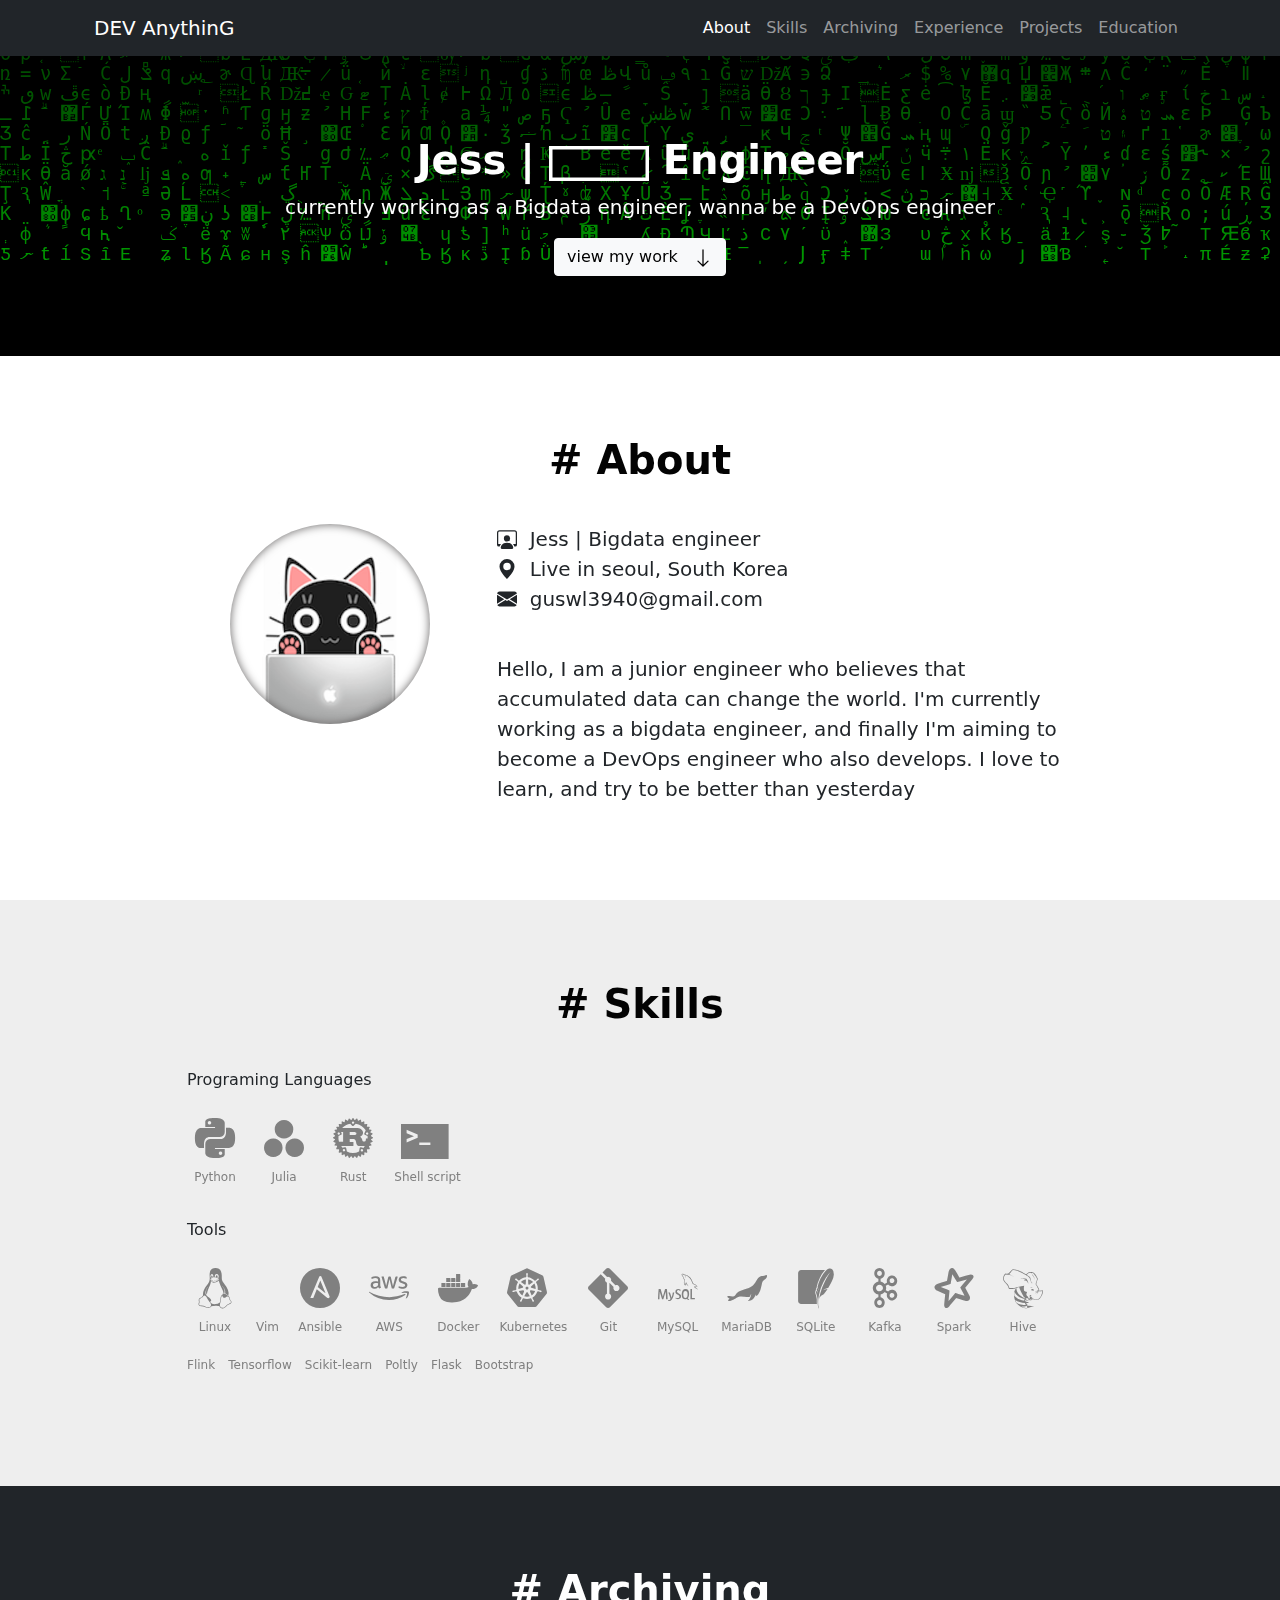
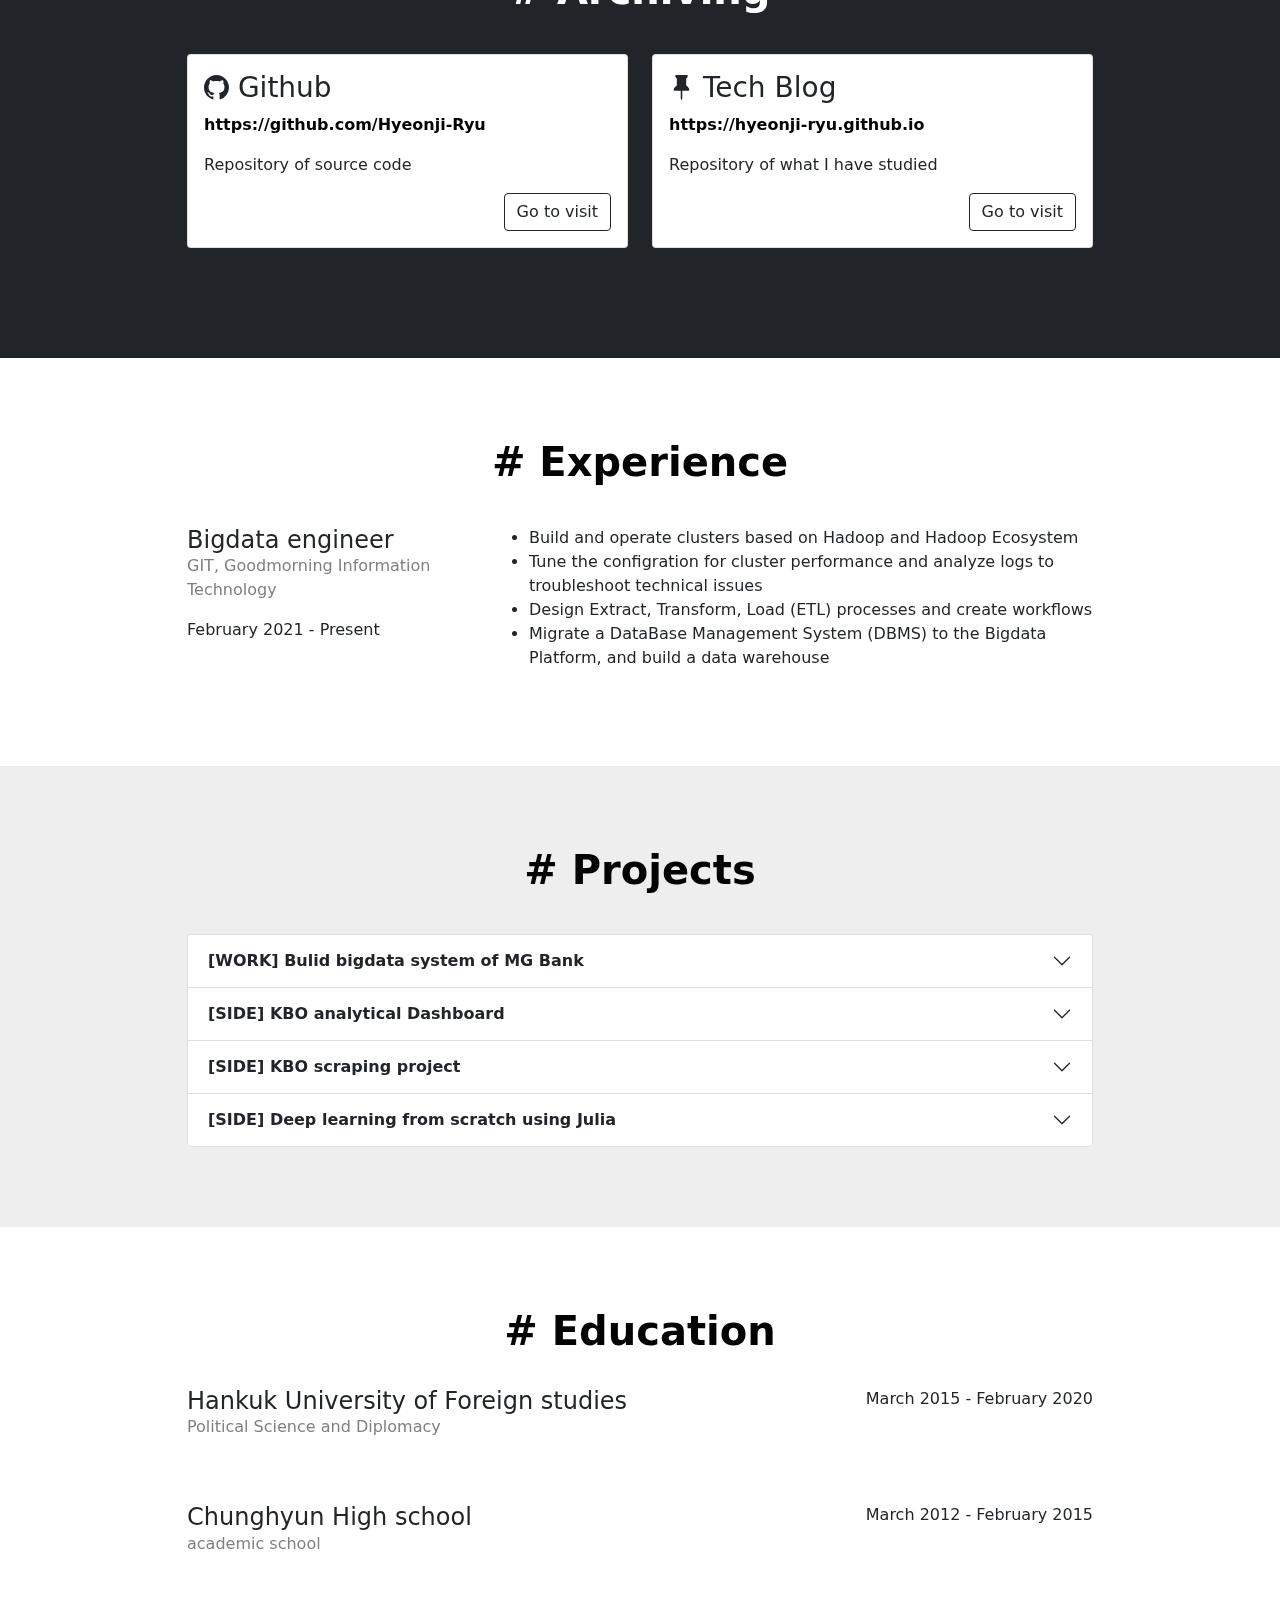
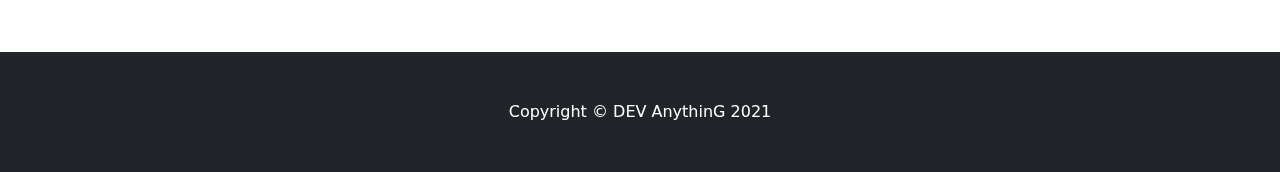
<file: resume-en.html>
<!DOCTYPE html>
<html lang="en">
    <head>
        <meta charset="utf-8" />
        <meta name="viewport" content="width=device-width, initial-scale=1"/>
        <meta name="description" content="" />
        <meta name="author" content="" />
        <meta http-equiv="X-UA-Compatible" content="IE=edge">
        <title> Jess | Software engineer</title>
        <link rel="icon" type="image/x-icon" href="assets/favicon-16x16.png" />
        <link rel="icon" type="image/x-icon" href="assets/favicon-32x32.png" />
        <!-- Core theme CSS (includes Bootstrap)-->
        <link href="css/styles.css" rel="stylesheet" />
        <link rel="stylesheet" href="css/fontello-embedded.css">
        <!-- Google fonts-->
        <link href="https://fonts.googleapis.com/css?family=Saira+Extra+Condensed:500,700" rel="stylesheet" type="text/css" />
        <link href="https://fonts.googleapis.com/css?family=Muli:400,400i,800,800i" rel="stylesheet" type="text/css" />
        <style>
          rect{
              fill: rgb(0,0,0);
              stroke-width: 7px;
              stroke: rgb(255,255,255);
              fill-opacity: 0;
              stroke-opacity: 1;
          }
          a { text-decoration:none} 
          canvas{
              position:absolute;
              left:0;
              top:0;
              z-index:-1;
              }
          div{
              z-index:0;
              }
      </style>
    </head>
    <body id="page-top">
        <!-- Navigation-->
        <nav class="navbar navbar-expand-lg navbar-dark bg-dark fixed-top" id="mainNav">
            <div class="container px-4">
                <a class="navbar-brand" href="#page-top">DEV AnythinG</a>
                <button class="navbar-toggler" type="button" data-bs-toggle="collapse" data-bs-target="#navbarResponsive" aria-controls="navbarResponsive" aria-expanded="false" aria-label="Toggle navigation"><span class="navbar-toggler-icon"></span></button>
                <div class="collapse navbar-collapse" id="navbarResponsive">
                    <ul class="navbar-nav ms-auto">
                        <li class="nav-item"><a class="nav-link" href="#about">About</a></li>
                        <li class="nav-item"><a class="nav-link" href="#skills">Skills</a></li>
                        <li class="nav-item"><a class="nav-link" href="#archiving">Archiving</a></li>
                        <li class="nav-item"><a class="nav-link" href="#experience">Experience</a></li>
                        <li class="nav-item"><a class="nav-link" href="#projects">Projects</a></li>
                        <li class="nav-item"><a class="nav-link" href="#education">Education</a></li>
                    </ul>
                </div>
            </div>
        </nav>
        <!-- Header-->
        <header class="text-white">
            <canvas
            id="canvas"
            style="padding: 0; margin: 0;"></canvas>
            <div class="text px-4 text-center">
                <h1 class="fw-bolder">Jess | <svg width="100" height="35"><rect width="100" height="35"/></svg> Engineer</h1>
                <p class="lead">currently working as a <b>Bigdata engineer</b>, wanna be a <b>DevOps engineer</b> </p>
                <a class="btn btn-md btn-light" href="#about">view my work &nbsp; <svg xmlns="http://www.w3.org/2000/svg" width="20" height="20" fill="currentColor" class="bi bi-arrow-down" viewBox="0 0 16 16">
                    <path fill-rule="evenodd" d="M8 1a.5.5 0 0 1 .5.5v11.793l3.146-3.147a.5.5 0 0 1 .708.708l-4 4a.5.5 0 0 1-.708 0l-4-4a.5.5 0 0 1 .708-.708L7.5 13.293V1.5A.5.5 0 0 1 8 1z"/>
                  </svg></a>
            </div>
        </div>
        </header>
        <!-- About section-->
        <section id="about" style="background-color: #ffffff;">
            <div class="container px-4">
                <div class="row gx-4 justify-content-center">
                    <div class="col-lg-10">
                        <a href="#about"><h1 class="fw-bolder text-center" style="margin-bottom: 40px;"># About</h1></a>
                        <div class="row clearfix">
                                <div class="col-xs-12 col-sm-12 col-md-4 no-print">
                                    <span class="profile-img" style="background-image: url(assets/cat.png)"></span>
                                </div>
                                <div class="col-xs-12 col-sm-12 col-md-8 col-print-12">
                                    <P class="lead"><svg xmlns="http://www.w3.org/2000/svg" width="20" height="20" fill="currentColor" class="bi bi-person-workspace" viewBox="0 0 16 16"  style="margin-bottom: 4px;">
                                        <path d="M4 16s-1 0-1-1 1-4 5-4 5 3 5 4-1 1-1 1H4Zm4-5.95a2.5 2.5 0 1 0 0-5 2.5 2.5 0 0 0 0 5Z"/>
                                        <path d="M2 1a2 2 0 0 0-2 2v9.5A1.5 1.5 0 0 0 1.5 14h.653a5.373 5.373 0 0 1 1.066-2H1V3a1 1 0 0 1 1-1h12a1 1 0 0 1 1 1v9h-2.219c.554.654.89 1.373 1.066 2h.653a1.5 1.5 0 0 0 1.5-1.5V3a2 2 0 0 0-2-2H2Z"/>
                                      </svg>&nbsp;&nbsp;Jess | Bigdata engineer
                                    <Br><svg xmlns="http://www.w3.org/2000/svg" width="20" height="20" fill="currentColor" class="bi bi-geo-alt-fill" viewBox="0 0 16 16" style="margin-bottom: 4px;">
                                        <path d="M8 16s6-5.686 6-10A6 6 0 0 0 2 6c0 4.314 6 10 6 10zm0-7a3 3 0 1 1 0-6 3 3 0 0 1 0 6z"/>
                                      </svg>&nbsp;&nbsp;Live in seoul, South Korea
                                    <Br><svg xmlns="http://www.w3.org/2000/svg" width="20" height="20" fill="currentColor" class="bi bi-envelope-fill" viewBox="0 0 16 16" style="margin-bottom: 3px;">
                                        <path d="M.05 3.555A2 2 0 0 1 2 2h12a2 2 0 0 1 1.95 1.555L8 8.414.05 3.555ZM0 4.697v7.104l5.803-3.558L0 4.697ZM6.761 8.83l-6.57 4.027A2 2 0 0 0 2 14h12a2 2 0 0 0 1.808-1.144l-6.57-4.027L8 9.586l-1.239-.757Zm3.436-.586L16 11.801V4.697l-5.803 3.546Z"/>
                                      </svg>&nbsp;&nbsp;guswl3940@gmail.com</P>
                                    <Br>
                                    <P class="lead">Hello, I am a junior engineer who believes that accumulated data can change the world.
                                        I'm currently working as a bigdata engineer, and finally I'm aiming to become a DevOps engineer who also develops.
                                        I love to learn, and try to be better than yesterday</p>
                                </div>
                        </div>
                    </div>
                </div>
            </div>
        </section>
        <!-- Skills section-->
        <section id="skills" style="background-color: #eeeeee;">
            <div class="container px-4">
                <div class="row gx-4 justify-content-center">
                    <div class="col-lg-10">
                        <a href="#skills"><h1 class="fw-bolder text-center" style="margin-bottom: 40px;"># Skills</h1></a>
                            <div class="subheading mb-3">Programing Languages</div>
                            <ul class="list-inline dev-icons">
                                 <div class="list-inline-item">
                                     <a class="list-inline-item" style="font-size: 40px;"><i class="icon-python"></i><p style="font-size: 12px; text-align: center;">Python</p></a>
                                     <a class="list-inline-item" style="font-size: 40px;"><i class="icon-julia"></i><p style="font-size: 12px; text-align: center;">Julia</p></a>
                                     <a class="list-inline-item" style="font-size: 40px;"><i class="icon-rust"></i><p style="font-size: 12px; text-align: center;">Rust</p></a>
                                     <a class="list-inline-item" style="font-size: 35px;"><i class="icon-terminal"></i><p style="font-size: 12px; text-align: center;">Shell script</p></a>
                                 </div>
                             </ul>
                             <div class="subheading mb-3">Tools</div>
                             <ul class="list-inline dev-icons">
                                 <div class="list-inline-item">
                                     <a class="list-inline-item" style="font-size: 40px;"><i class="icon-linux"></i><p style="font-size: 12px; text-align: center;">Linux</p></a>
                                     <a class="list-inline-item" style="font-size: 40px;"><i class="icon-vim"></i><p style="font-size: 12px; text-align: center;">Vim</p></a>
                                     <a class="list-inline-item" style="font-size: 40px;"><i class="icon-ansible"></i><p style="font-size: 12px; text-align: center;">Ansible</p></a>
                                     <a class="list-inline-item" style="font-size: 40px;"><i class="icon-amazonaws"></i><p style="font-size: 12px; text-align: center;">AWS</p></a>
                                     <a class="list-inline-item" style="font-size: 40px;"><i class="icon-docker"></i><p style="font-size: 12px; text-align: center;">Docker</p></a>
                                     <a class="list-inline-item" style="font-size: 40px;"><i class="icon-kubernetes"></i><p style="font-size: 12px; text-align: center;">Kubernetes</p></a>
                                     <a class="list-inline-item" style="font-size: 40px;"><i class="icon-git"></i><p style="font-size: 12px; text-align: center;">Git</p></a>
                                     <a class="list-inline-item" style="font-size: 40px;"><i class="icon-mysql"></i><p style="font-size: 12px; text-align: center;">MySQL</p></a>
                                     <a class="list-inline-item" style="font-size: 40px;"><i class="icon-mariadb"></i><p style="font-size: 12px; text-align: center;">MariaDB</p></a>
                                     <a class="list-inline-item" style="font-size: 40px;"><i class="icon-sqlite"></i><p style="font-size: 12px; text-align: center;">SQLite</p></a>
                                     <a class="list-inline-item" style="font-size: 40px;"><i class="icon-apachekafka"></i><p style="font-size: 12px; text-align: center;">Kafka</p></a>
                                     <a class="list-inline-item" style="font-size: 40px;"><i class="icon-apachespark"></i><p style="font-size: 12px; text-align: center;">Spark</p></a>
                                     <a class="list-inline-item" style="font-size: 40px;"><i class="icon-apachehive"></i><p style="font-size: 12px; text-align: center;">Hive</p></a>
                                     <a class="list-inline-item" style="font-size: 40px;"><i class="icon-apacheflink"></i><p style="font-size: 12px; text-align: center;">Flink</p></a>                            
                                     <a class="list-inline-item" style="font-size: 40px;"><i class="icon-tensorflow"></i><p style="font-size: 12px; text-align: center;">Tensorflow</p></a>
                                     <a class="list-inline-item" style="font-size: 40px;"><i class="icon-scikit-learn"></i><p style="font-size: 12px; text-align: center;">Scikit-learn</p></a>
                                     <a class="list-inline-item" style="font-size: 40px;"><i class="icon-plotly"></i><p style="font-size: 12px; text-align: center;">Poltly</p></a>
                                     <a class="list-inline-item" style="font-size: 40px;"><i class="icon-flask"></i><p style="font-size: 12px; text-align: center;">Flask</p></a>
                                     <a class="list-inline-item" style="font-size: 40px;"><i class="icon-bootstrap"></i><p style="font-size: 12px; text-align: center;">Bootstrap</p></a>
                                 </div>
                             </ul>
                    </div>
                </div>
            </div>
        </section>
        <!-- Archiving section-->
        <section class="bg-dark" id="archiving">
            <div class="container px-4">
                <div class="row gx-4 justify-content-center">
                    <div class="col-lg-10">
                        <a href="#archiving"><h1 class="fw-bolder text-center" style="margin-bottom: 40px; color: white;"># Archiving</h1></a>
                        <div class="row">
                            <div class="col-sm-6">
                              <div class="card" style="margin-bottom: 30px;">
                                <div class="card-body">
                                  <h3 class="card-title"><svg xmlns="http://www.w3.org/2000/svg" width="25" height="25" fill="currentColor" class="bi bi-github" viewBox="0 0 16 16" style="margin-bottom: 4px;">
                                    <path d="M8 0C3.58 0 0 3.58 0 8c0 3.54 2.29 6.53 5.47 7.59.4.07.55-.17.55-.38 0-.19-.01-.82-.01-1.49-2.01.37-2.53-.49-2.69-.94-.09-.23-.48-.94-.82-1.13-.28-.15-.68-.52-.01-.53.63-.01 1.08.58 1.23.82.72 1.21 1.87.87 2.33.66.07-.52.28-.87.51-1.07-1.78-.2-3.64-.89-3.64-3.95 0-.87.31-1.59.82-2.15-.08-.2-.36-1.02.08-2.12 0 0 .67-.21 2.2.82.64-.18 1.32-.27 2-.27.68 0 1.36.09 2 .27 1.53-1.04 2.2-.82 2.2-.82.44 1.1.16 1.92.08 2.12.51.56.82 1.27.82 2.15 0 3.07-1.87 3.75-3.65 3.95.29.25.54.73.54 1.48 0 1.07-.01 1.93-.01 2.2 0 .21.15.46.55.38A8.012 8.012 0 0 0 16 8c0-4.42-3.58-8-8-8z"/>
                                  </svg> Github</h3>
                                  <p class="card-text"><a href="https://github.com/Hyeonji-Ryu" class="alert-link">https://github.com/Hyeonji-Ryu</a></p>
                                  <p class="card-text">Repository of source code</p>
                                  <div class="d-grid gap-2 d-md-flex justify-content-md-end">
                                    <a href="https://github.com/Hyeonji-Ryu" class="btn btn-outline-dark">Go to visit</a>
                                  </div>
                                </div>
                              </div>
                            </div>
                            <div class="col-sm-6">
                                <div class="card" style="margin-bottom: 30px;">
                                  <div class="card-body">
                                    <h3 class="card-title"><svg xmlns="http://www.w3.org/2000/svg" width="25" height="25" fill="currentColor" class="bi bi-pin-fill" viewBox="0 0 16 16" style="margin-bottom: 4px;">
                                        <path d="M4.146.146A.5.5 0 0 1 4.5 0h7a.5.5 0 0 1 .5.5c0 .68-.342 1.174-.646 1.479-.126.125-.25.224-.354.298v4.431l.078.048c.203.127.476.314.751.555C12.36 7.775 13 8.527 13 9.5a.5.5 0 0 1-.5.5h-4v4.5c0 .276-.224 1.5-.5 1.5s-.5-1.224-.5-1.5V10h-4a.5.5 0 0 1-.5-.5c0-.973.64-1.725 1.17-2.189A5.921 5.921 0 0 1 5 6.708V2.277a2.77 2.77 0 0 1-.354-.298C4.342 1.674 4 1.179 4 .5a.5.5 0 0 1 .146-.354z"/>
                                      </svg> Tech Blog</h3>
                                    <p class="card-text"><a href="https://hyeonji-ryu.github.io" class="alert-link">https://hyeonji-ryu.github.io</a></p>
                                    <p class="card-text">Repository of what I have studied</p>
                                    <div class="d-grid gap-2 d-md-flex justify-content-md-end">
                                        <a href="https://hyeonji-ryu.github.io" class="btn btn-outline-dark">Go to visit</a>
                                    </div>
                                  </div>
                                </div>
                              </div>
                    </div>
                </div>
            </div>
        </section>
        <!-- Experience section-->
        <section id="experience" style="background-color: #ffffff;">
            <div class="container px-4">
                <div class="row gx-4 justify-content-center">
                    <div class="col-lg-10">
                        <a href="#experience"><h1 class="fw-bolder text-center" style="margin-bottom: 40px;"># Experience</h1></a>
                            <div class="row clearfix">
                                <div class="col-xs-12 col-sm-12 col-md-4 no-print">
                                    <h4 class="mb-0">Bigdata engineer</h4>
                                    <div class="subheading mb-3" style="color: gray;">GIT, Goodmorning Information Technology</div>
                                    <div class="subheading mb-3">February 2021 - Present</div>
                                </div>
                                <div class="col-xs-12 col-sm-12 col-md-8 col-print-12">
                                    <ul>
                                        <li>Build and operate clusters based on Hadoop and Hadoop Ecosystem</li>
                                        <li>Tune the configration for cluster performance and analyze logs to troubleshoot technical issues</li>
                                        <li>Design Extract, Transform, Load (ETL) processes and create workflows</li>
                                        <li>Migrate a DataBase Management System (DBMS) to the Bigdata Platform, and build a data warehouse</li>
                                      </ul>
                                </div>
                        </div>
                        </div>
                </div>
            </div>
        </section>
        <!-- Projects section-->
        <section id="projects" style="background-color: #eeeeee;">
            <div class="container px-4">
                <div class="row gx-4 justify-content-center">
                    <div class="col-lg-10">
                        <a href="#projects"><h1 class="fw-bolder text-center" style="margin-bottom: 40px;"># Projects</h1></a>
                            <div class="accordion" id="accordionPanelsStayOpenExample">
                                <div class="accordion-item">
                                  <h2 class="accordion-header" id="panelsStayOpen-headingOne">
                                    <button class="accordion-button collapsed" type="button" data-bs-toggle="collapse" data-bs-target="#panelsStayOpen-collapseOne" aria-expanded="true" aria-controls="panelsStayOpen-collapseOne">
                                        <strong>[WORK] Bulid bigdata system of MG Bank</strong> 
                                    </button>
                                  </h2>
                                  <div id="panelsStayOpen-collapseOne" class="accordion-collapse collapse" aria-labelledby="panelsStayOpen-headingOne">
                                    <div class="accordion-body">
                                        <table class="table table-striped table-hover table-bordered border-light">
                                              <tbody>
                                                <tr class="align-middle">
                                                  <th scope="row" style="text-align: center">Summary</th>
                                                  <td>The goal of this project is to build a big data system for data analysis and to integrate separated data into a single data warehouse.
                                                    To this end, we build a cluster with multiple servers and build a big data platform using Cloudera Enterprise Hadoop.
                                                    After that, we collect and load data from several DB using Sqoop, NiFi, etc.
                                                </td>
                                                </tr>
                                                <tr class="align-middle">
                                                  <th scope="row" style="text-align: center">Period</th>
                                                  <td>2021.08 - 2022.03</td>
                                                </tr>
                                                <tr class="align-middle">
                                                    <th scope="row" style="text-align: center">Skills</th>
                                                    <td>Ansible, Cloudera Hadoop, MariaDB, Kudu, Impala, NiFi, Ranger, Atlas</td>
                                                  </tr>
                                                <tr class="align-middle">
                                                  <th scope="row" style="text-align: center">Position</th>
                                                  <td>
                                                    <ul>
                                                        <li>Build and operate big data platform</li>
                                                        <li>Tune the configration for performance and troubleshoot issues</li>
                                                        <li>Kerberise cluster</li>
                                                        <li>create ETL workflow using NiFi</li>
                                                    </ul>
                                                  </td>
                                                </tr>
                                                <tr class="align-middle">
                                                    <th scope="row" style="text-align: center">etc.</th>
                                                    <td>I used Ansible playbook to automate server setup.</td>
                                                  </tr>
                                              </tbody>
                                          </table>
                                    </div>
                                  </div>
                                </div>
                                <div class="accordion-item">
                                  <h2 class="accordion-header" id="panelsStayOpen-headingTwo">
                                    <button class="accordion-button collapsed" type="button" data-bs-toggle="collapse" data-bs-target="#panelsStayOpen-collapseTwo" aria-expanded="false" aria-controls="panelsStayOpen-collapseTwo">
                                      <strong>[SIDE] KBO analytical Dashboard</strong> 
                                    </button>
                                  </h2>
                                  <div id="panelsStayOpen-collapseTwo" class="accordion-collapse collapse" aria-labelledby="panelsStayOpen-headingTwo">
                                    <div class="accordion-body">
                                        <table class="table table-striped table-hover table-bordered border-light">
                                              <tbody>
                                                <tr class="align-middle">
                                                  <th scope="row" style="text-align: center">Summary</th>
                                                  <td>I started this project because I wanted to study the basic knowledge of web. 
                                                      The reason I chose KBO data was that my study group was working on a KBO data collection project at the time.
                                                      This dashboard are the results of using simple baseball data analysis statistical techniques, and when additional analysis models are completed, i will upload them to the dashboard.
                                                    </td>
                                                </tr>
                                                <tr class="align-middle">
                                                    <th scope="row" style="text-align: center">Goals</th>
                                                    <td>
                                                        <ul>
                                                            <li>Visualize KBO data analysis results.</li>
                                                            <li>Learn how to use Flask</li>
                                                            <li>Learn basic html/css through Bootstrap.</li>
                                                        </ul>
                                                    </td>
                                                  </tr>
                                                <tr class="align-middle">
                                                  <th scope="row" style="text-align: center">Period</th>
                                                  <td>2020.10 - 2020.11</td>
                                                </tr>
                                                <tr class="align-middle">
                                                    <th scope="row" style="text-align: center">Headcount</th>
                                                    <td>alone</td>
                                                  </tr>
                                                <tr class="align-middle">
                                                    <th scope="row" style="text-align: center">Skills</th>
                                                    <td>Flask, Bootstrap, Dash, Plotly, MariaDB</td>
                                                  </tr>
                                                <tr class="align-middle">
                                                    <th scope="row" style="text-align: center">Repository</th>
                                                    <td style="word-break: break-all;">https://github.com/Hyeonji-Ryu/KBO_analytical_dashboard</td>
                                                </tr>
                                                <tr class="align-middle">
                                                    <th scope="row" style="text-align: center">etc.</th>
                                                    <td>
                                                        <a href="https://github.com/Hyeonji-Ryu/KBO_analytical_dashboard" class="link-dark">
                                                        CLICK to visit KBO analytical Dashboard
                                                        </a>
                                                    </td>
                                                  </tr>
                                              </tbody>
                                          </table>
                                    </div>
                                  </div>
                                </div>
                                <div class="accordion-item">
                                  <h2 class="accordion-header" id="panelsStayOpen-headingThree">
                                    <button class="accordion-button collapsed" type="button" data-bs-toggle="collapse" data-bs-target="#panelsStayOpen-collapseThree" aria-expanded="false" aria-controls="panelsStayOpen-collapseThree">
                                        <strong>[SIDE] KBO scraping project</strong> 
                                    </button>
                                  </h2>
                                  <div id="panelsStayOpen-collapseThree" class="accordion-collapse collapse" aria-labelledby="panelsStayOpen-headingThree">
                                    <div class="accordion-body">
                                        <table class="table table-striped table-hover table-bordered border-light">
                                              <tbody>
                                                <tr class="align-middle">
                                                  <th scope="row" style="text-align: center">Summary</th>
                                                  <td>
                                                    At first, it was started simply for the purpose of collecting data for KBO data analysis. Then we grew greedy and wanted the data to be updated automatically. As a result, we automate scraping using GitHub actions.
                                                    We bring daily updated data from the KBO website through GitHub action and load it in real-time on the DB server, and the analysis dashboard gets data from the server.
                                                  </td>
                                                </tr>
                                                <tr class="align-middle">
                                                    <th scope="row" style="text-align: center">Goals</th>
                                                    <td>
                                                        <ul>
                                                            <li>Collect all KBO data</li>
                                                            <li>Automate data scraping of KBO</li>
                                                        </ul>
                                                    </td>
                                                  </tr>
                                                <tr class="align-middle">
                                                  <th scope="row" style="text-align: center">Period</th>
                                                  <td>2020.08 - 2021.12</td>
                                                </tr>
                                                <tr class="align-middle">
                                                    <th scope="row" style="text-align: center">Headcount</th>
                                                    <td>3 people</td>
                                                  </tr>
                                                <tr class="align-middle">
                                                    <th scope="row" style="text-align: center">Skills</th>
                                                    <td>Python, Action(Github), AWS, MariaDB</td>
                                                  </tr>
                                                <tr class="align-middle">
                                                    <th scope="row" style="text-align: center">Repository</th>
                                                    <td style="word-break: break-all;">https://github.com/LOPES-HUFS/KBO_data</td>
                                                </tr>
                                                <tr class="align-middle">
                                                    <th scope="row" style="text-align: center">etc.</th>
                                                    <td>
                                                        <a href="https://github.com/LOPES-HUFS/KBO_data/blob/main/README.md" class="link-dark">
                                                        CLICK to check README and example code
                                                        </a>
                                                    </td>
                                                  </tr>
                                              </tbody>
                                          </table>
                                    </div>
                                  </div>
                                </div>
                                <div class="accordion-item">
                                    <h2 class="accordion-header" id="panelsStayOpen-headingFour">
                                      <button class="accordion-button collapsed" type="button" data-bs-toggle="collapse" data-bs-target="#panelsStayOpen-collapseFour" aria-expanded="false" aria-controls="panelsStayOpen-collapseFour">
                                          <strong>[SIDE] Deep learning from scratch using Julia</strong> 
                                      </button>
                                    </h2>
                                    <div id="panelsStayOpen-collapseFour" class="accordion-collapse collapse" aria-labelledby="panelsStayOpen-headingFour">
                                      <div class="accordion-body">
                                        <table class="table table-striped table-hover table-bordered border-light">
                                            <tbody>
                                                <tr class="align-middle">
                                                  <th scope="row" style="text-align: center">Summary</th>
                                                  <td>
                                                      This project uses only Julia language to implement deep learning module. I made a module based on what I understood while studying deep learning.
                                                      The functions used in this project are designed for educational purposes only. I uploaded some posts about the project's process on my blog, but they are written only Korean.
                                                  </td>
                                                </tr>
                                                <tr class="align-middle">
                                                    <th scope="row" style="text-align: center">Goals</th>
                                                    <td>
                                                        <ul>
                                                            <li>Learn how to use Julia language</li>
                                                            <li>Totally understand deep learning's process</li>
                                                            <li>Make and train model using your own code</li>
                                                        </ul>
                                                    </td>
                                                  </tr>
                                                <tr class="align-middle">
                                                  <th scope="row" style="text-align: center">Period</th>
                                                  <td>2020.05 - 2020.08</td>
                                                </tr>
                                                <tr class="align-middle">
                                                    <th scope="row" style="text-align: center">Headcount</th>
                                                    <td>alone</td>
                                                  </tr>
                                                <tr class="align-middle">
                                                    <th scope="row" style="text-align: center">Skills</th>
                                                    <td>Julia</td>
                                                  </tr>
                                                <tr class="align-middle">
                                                    <th scope="row" style="text-align: center">Repository</th>
                                                    <td style="word-break: break-all;">
                                                        <a href="https://github.com/Hyeonji-Ryu/Deep_Learning_in_Julia" class="link-dark">
                                                        https://github.com/Hyeonji-Ryu/Deep_Learning_in_Julia
                                                    </a>
                                                    </td>
                                                </tr>
                                                <tr class="align-middle">
                                                    <th scope="row" style="text-align: center">etc.</th>
                                                    <td>
                                                        <a href="https://github.com/Hyeonji-Ryu/Deep_Learning_in_Julia/blob/master/README.md" class="link-dark">
                                                            CLICK to check README and example code
                                                        </a>
                                                    </td>
                                                  </tr>
                                              </tbody>
                                          </table>
                                      </div>
                                    </div>
                                  </div>
                              </div>
                    </div>
                </div>
            </div>
        </section>
        <!-- Education section-->
        <section id="education" style="background-color: #ffffff;">
            <div class="container px-4">
                <div class="row gx-4 justify-content-center">
                    <div class="col-lg-10">
                        <a href="#education"><h1 class="fw-bolder text-center"># Education</h1></a>
                        <Br>
                        <div class="d-flex flex-column flex-md-row justify-content-between mb-5">
                            <div class="flex-grow-1">
                                <h4 class="mb-0">Hankuk University of Foreign studies</h4>
                                <div class="subheading mb-3" style="color: gray;">Political Science and Diplomacy</div>
                            </div>
                            <div class="flex-shrink-0"><span class="text">March 2015 - February 2020</span></div>
                        </div>
                        <div class="d-flex flex-column flex-md-row justify-content-between">
                            <div class="flex-grow-1">
                                <h4 class="mb-0">Chunghyun High school</h4>
                                <div class="subheading mb-3" style="color: gray;">academic school</div>
                            </div>
                            <div class="flex-shrink-0"><span class="text">March 2012 - February 2015</span></div>
                        </div>
                    </div>
                </div>
            </div>
        </section>
        <!-- Footer-->
        <footer class="py-5 bg-dark">
            <div class="container px-4"><p class="m-0 text-center text-white">Copyright &copy; DEV AnythinG 2021</p></div>
        </footer>
        <!-- Bootstrap core JS-->
        <script src="https://cdn.jsdelivr.net/npm/bootstrap@5.1.3/dist/js/bootstrap.bundle.min.js"></script>
        <!-- Core theme JS-->
        <script src="js/scripts.js"></script>
        <script>
          const canvas = document.getElementById('canvas');
          const ctx = canvas.getContext('2d');

          const w = canvas.width = document.body.offsetWidth;
          const h = canvas.height = document.body.offsetHeight;
          const cols = Math.floor(w / 20) + 1;
          const ypos = Array(cols).fill(0);

          ctx.fillStyle = '#000';
          ctx.fillRect(0, 0, w, h);

          function matrix () {
            ctx.fillStyle = '#0001';
            ctx.fillRect(0, 0, w, h);
  
            ctx.fillStyle = '#009600';
            ctx.font = '14pt monospace';
  
            ypos.forEach((y, ind) => {
              const text = String.fromCharCode(Math.random() * 2000);
              const x = ind * 20;
              ctx.fillText(text, x, y);
              if (y > 100 + Math.random() * 10000) ypos[ind] = 0;
              else ypos[ind] = y + 20;
            });
          }
          setInterval(matrix, 60);
          </script>
    </body>
</html>
</file>
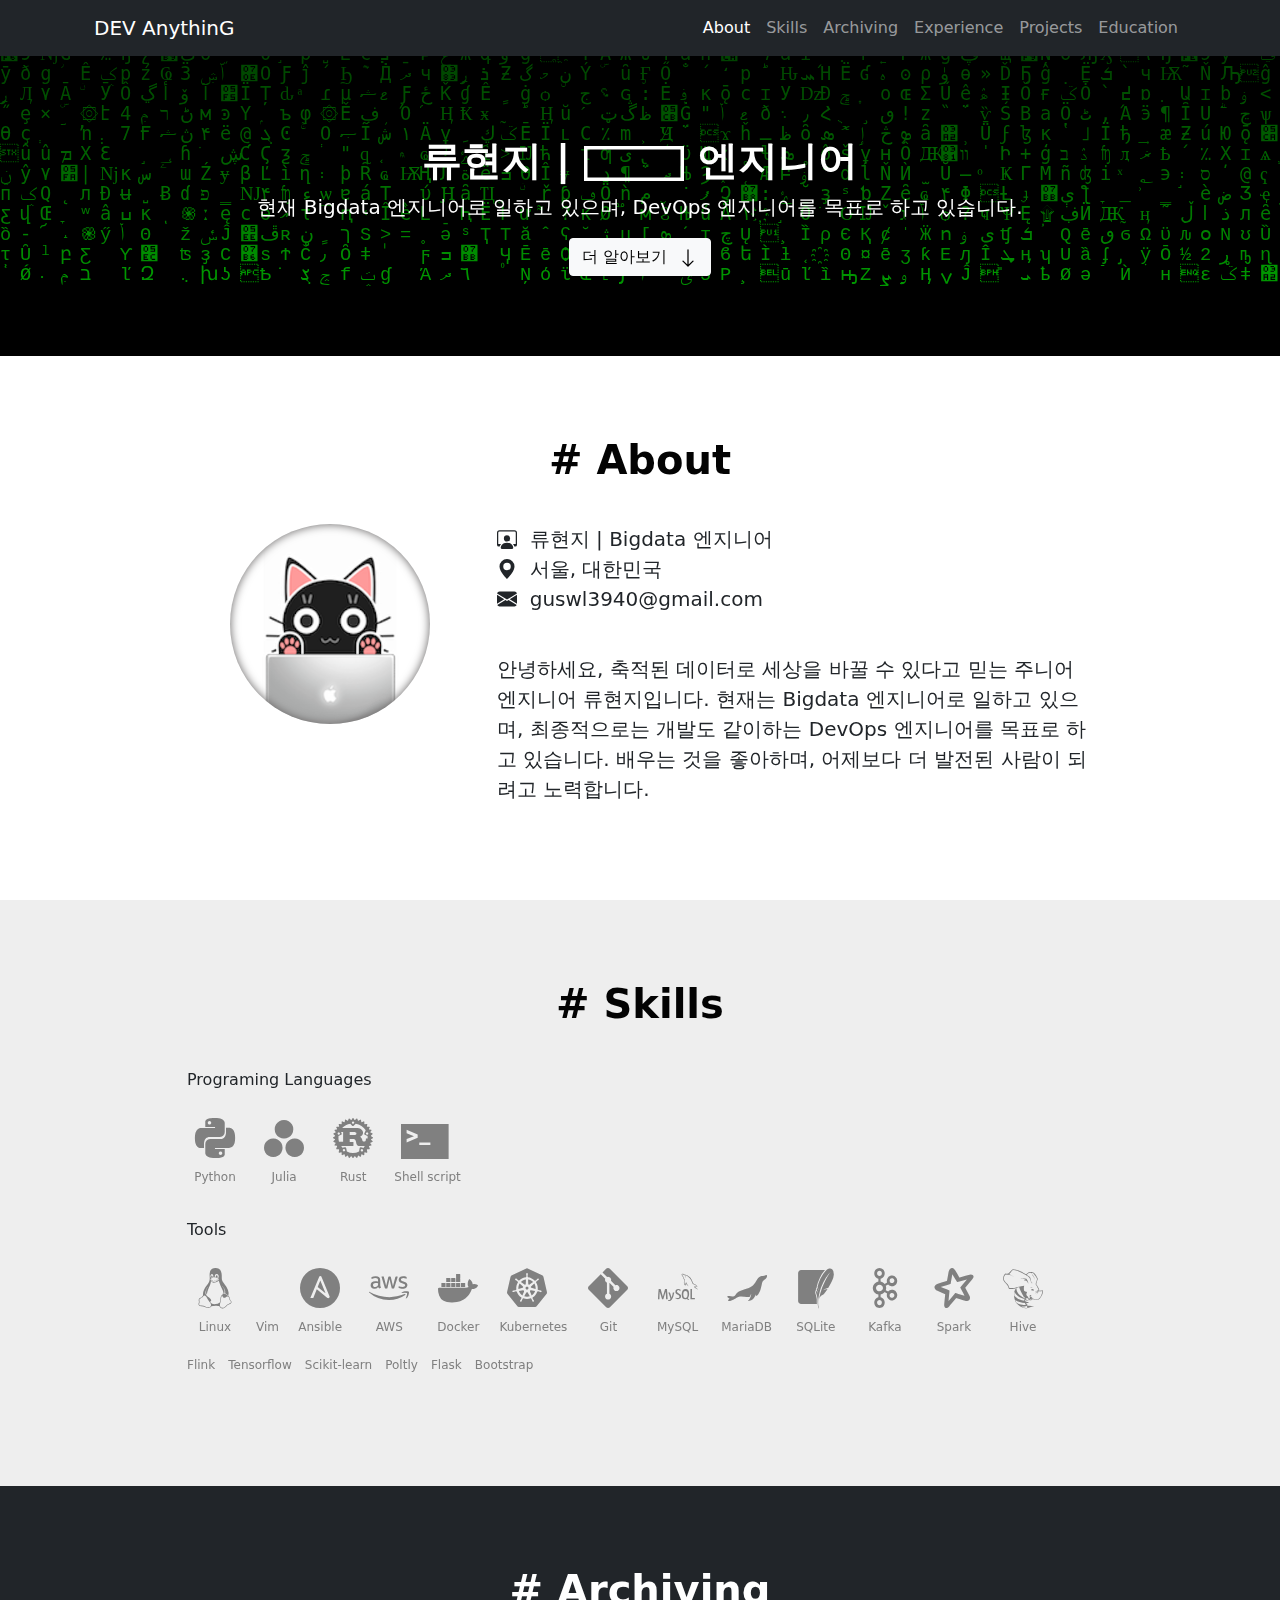
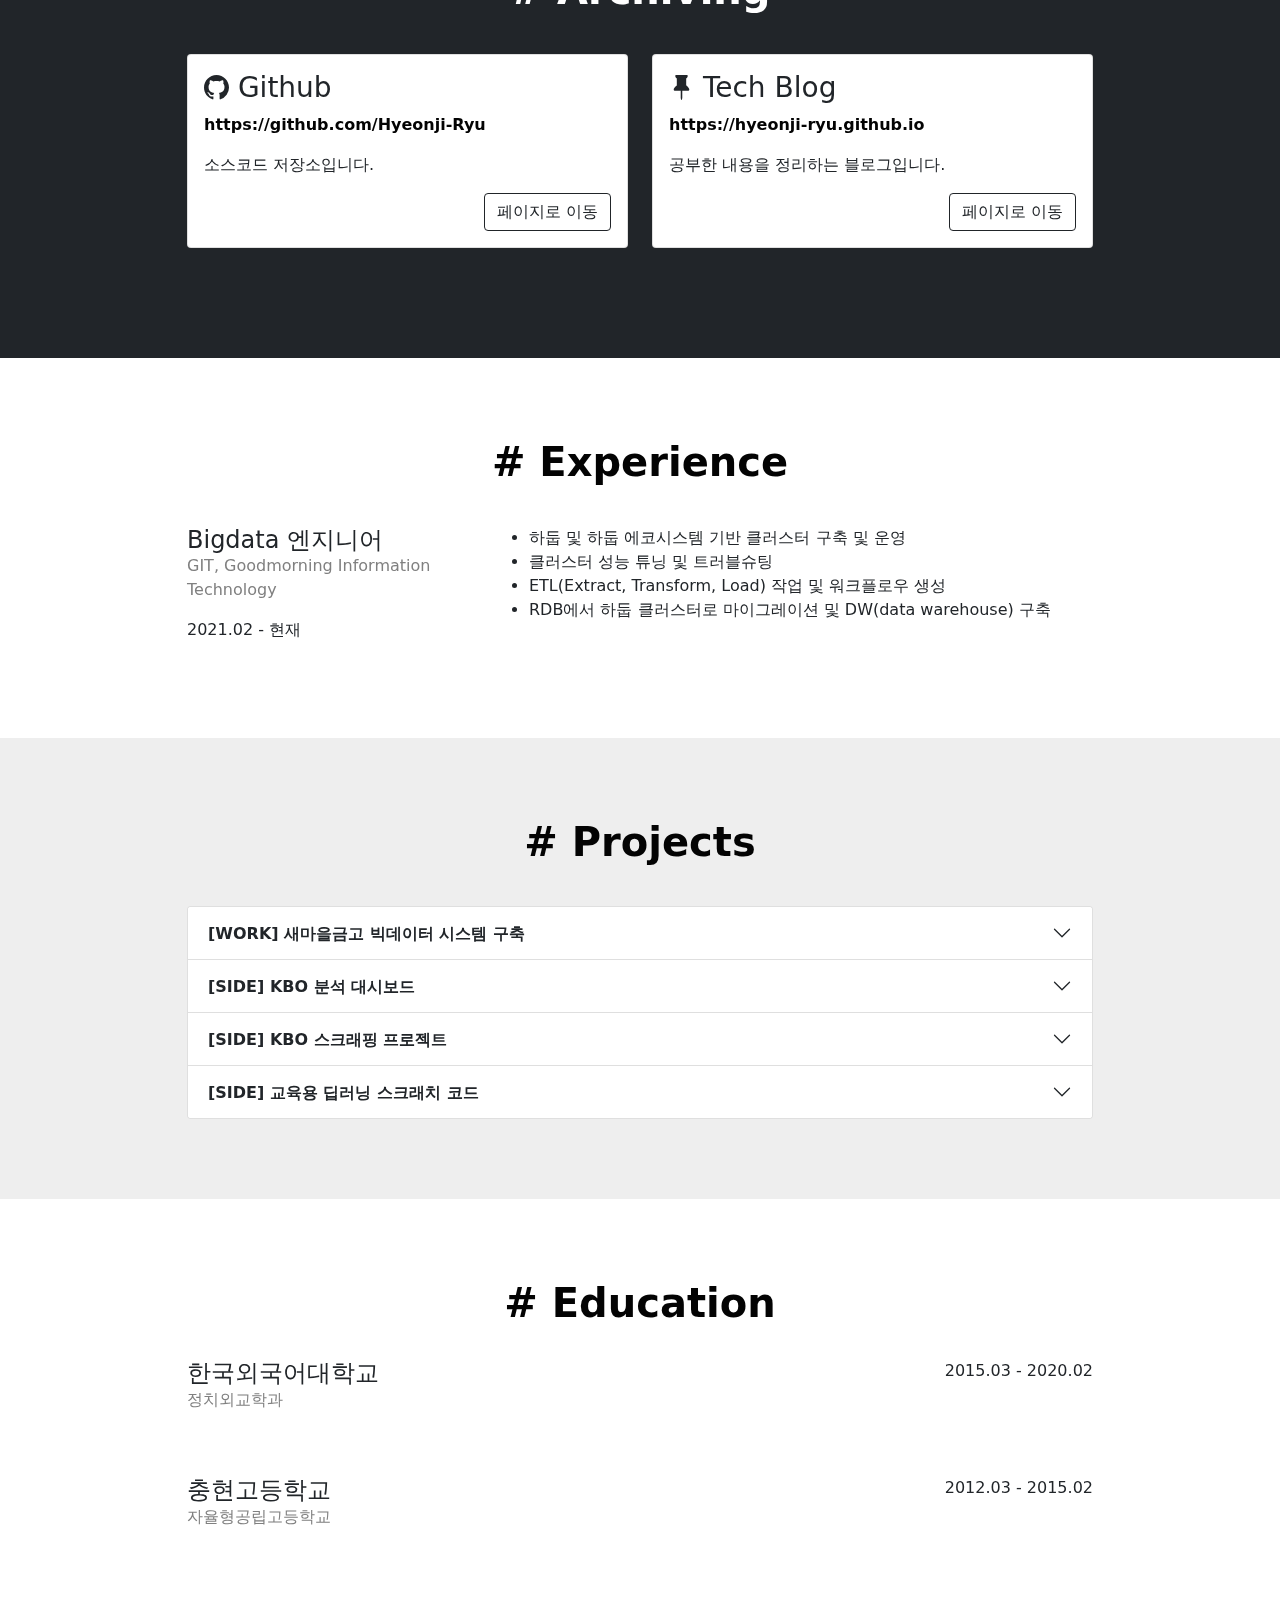
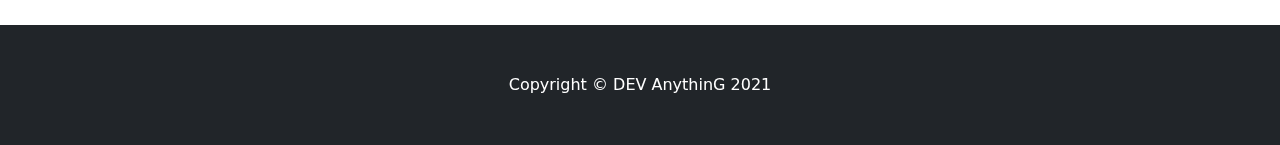
<file: resume-ko.html>
<!DOCTYPE html>
<html lang="ko">
    <head>
        <meta charset="utf-8" />
        <meta name="viewport" content="width=device-width, initial-scale=1"/>
        <meta name="description" content="" />
        <meta name="author" content="" />
        <meta http-equiv="X-UA-Compatible" content="IE=edge">
        <title> 류현지 | 소프트웨어 엔지니어</title>
        <link rel="icon" type="image/x-icon" href="assets/favicon-16x16.png" />
        <link rel="icon" type="image/x-icon" href="assets/favicon-32x32.png" />
        <!-- Core theme CSS (includes Bootstrap)-->
        <link href="css/styles.css" rel="stylesheet" />
        <link rel="stylesheet" href="css/fontello-embedded.css">
        <!-- Google fonts-->
        <link href="https://fonts.googleapis.com/css?family=Saira+Extra+Condensed:500,700" rel="stylesheet" type="text/css" />
        <link href="https://fonts.googleapis.com/css?family=Muli:400,400i,800,800i" rel="stylesheet" type="text/css" />
        <style>
            rect{
                fill: rgb(0,0,0);
                stroke-width: 7px;
                stroke: rgb(255,255,255);
                fill-opacity: 0;
                stroke-opacity: 1;
            }
            a { text-decoration:none} 
            canvas{
                position:absolute;
                left:0;
                top:0;
                z-index:-1;
                }
            div{
                z-index:0;
                }
        </style>
    </head>
    <body id="page-top">
        <!-- Navigation-->
        <nav class="navbar navbar-expand-lg navbar-dark bg-dark fixed-top" id="mainNav">
            <div class="container px-4">
                <a class="navbar-brand" href="#page-top">DEV AnythinG</a>
                <button class="navbar-toggler" type="button" data-bs-toggle="collapse" data-bs-target="#navbarResponsive" aria-controls="navbarResponsive" aria-expanded="false" aria-label="Toggle navigation"><span class="navbar-toggler-icon"></span></button>
                <div class="collapse navbar-collapse" id="navbarResponsive">
                    <ul class="navbar-nav ms-auto">
                        <li class="nav-item"><a class="nav-link" href="#about">About</a></li>
                        <li class="nav-item"><a class="nav-link" href="#skills">Skills</a></li>
                        <li class="nav-item"><a class="nav-link" href="#archiving">Archiving</a></li>
                        <li class="nav-item"><a class="nav-link" href="#experience">Experience</a></li>
                        <li class="nav-item"><a class="nav-link" href="#projects">Projects</a></li>
                        <li class="nav-item"><a class="nav-link" href="#education">Education</a></li>
                    </ul>
                </div>
            </div>
        </nav>
        <!-- Header-->
        <header class="text-white">
            <canvas
            id="canvas"
            style="padding: 0; margin: 0;"></canvas>
            <div class="text px-4 text-center">
                <h1 class="fw-bolder">류현지 | <svg width="100" height="35"><rect width="100" height="35"/></svg> 엔지니어</h1>
                <p class="lead">현재 <b>Bigdata 엔지니어</b>로 일하고 있으며, <b>DevOps 엔지니어</b>를 목표로 하고 있습니다.</p>
                <a class="btn btn-md btn-light" href="#about">더 알아보기&nbsp; <svg xmlns="http://www.w3.org/2000/svg" width="20" height="20" fill="currentColor" class="bi bi-arrow-down" viewBox="0 0 16 16">
                    <path fill-rule="evenodd" d="M8 1a.5.5 0 0 1 .5.5v11.793l3.146-3.147a.5.5 0 0 1 .708.708l-4 4a.5.5 0 0 1-.708 0l-4-4a.5.5 0 0 1 .708-.708L7.5 13.293V1.5A.5.5 0 0 1 8 1z"/>
                  </svg></a>
            </div>
        </div>
        </header>
        <!-- About section-->
        <section id="about" style="background-color: #ffffff;">
            <div class="container px-4">
                <div class="row gx-4 justify-content-center">
                    <div class="col-lg-10">
                        <a href="#about"><h1 class="fw-bolder text-center" style="margin-bottom: 40px;"># About</h1></a>
                        <div class="row clearfix">
                                <div class="col-xs-12 col-sm-12 col-md-4 no-print">
                                    <span class="profile-img" style="background-image: url(assets/cat.png)"></span>
                                </div>
                                <div class="col-xs-12 col-sm-12 col-md-8 col-print-12">
                                    <P class="lead"><svg xmlns="http://www.w3.org/2000/svg" width="20" height="20" fill="currentColor" class="bi bi-person-workspace" viewBox="0 0 16 16"  style="margin-bottom: 4px;">
                                        <path d="M4 16s-1 0-1-1 1-4 5-4 5 3 5 4-1 1-1 1H4Zm4-5.95a2.5 2.5 0 1 0 0-5 2.5 2.5 0 0 0 0 5Z"/>
                                        <path d="M2 1a2 2 0 0 0-2 2v9.5A1.5 1.5 0 0 0 1.5 14h.653a5.373 5.373 0 0 1 1.066-2H1V3a1 1 0 0 1 1-1h12a1 1 0 0 1 1 1v9h-2.219c.554.654.89 1.373 1.066 2h.653a1.5 1.5 0 0 0 1.5-1.5V3a2 2 0 0 0-2-2H2Z"/>
                                      </svg>&nbsp;&nbsp;류현지 | Bigdata 엔지니어
                                    <Br><svg xmlns="http://www.w3.org/2000/svg" width="20" height="20" fill="currentColor" class="bi bi-geo-alt-fill" viewBox="0 0 16 16" style="margin-bottom: 4px;">
                                        <path d="M8 16s6-5.686 6-10A6 6 0 0 0 2 6c0 4.314 6 10 6 10zm0-7a3 3 0 1 1 0-6 3 3 0 0 1 0 6z"/>
                                      </svg>&nbsp;&nbsp;서울, 대한민국
                                    <Br><svg xmlns="http://www.w3.org/2000/svg" width="20" height="20" fill="currentColor" class="bi bi-envelope-fill" viewBox="0 0 16 16" style="margin-bottom: 3px;">
                                        <path d="M.05 3.555A2 2 0 0 1 2 2h12a2 2 0 0 1 1.95 1.555L8 8.414.05 3.555ZM0 4.697v7.104l5.803-3.558L0 4.697ZM6.761 8.83l-6.57 4.027A2 2 0 0 0 2 14h12a2 2 0 0 0 1.808-1.144l-6.57-4.027L8 9.586l-1.239-.757Zm3.436-.586L16 11.801V4.697l-5.803 3.546Z"/>
                                      </svg>&nbsp;&nbsp;guswl3940@gmail.com</P>
                                    <Br>
                                    <P class="lead">안녕하세요, 축적된 데이터로 세상을 바꿀 수 있다고 믿는 주니어 엔지니어 류현지입니다.
                                        현재는 Bigdata 엔지니어로 일하고 있으며, 최종적으로는 개발도 같이하는 DevOps 엔지니어를 목표로 하고 있습니다.
                                        배우는 것을 좋아하며, 어제보다 더 발전된 사람이 되려고 노력합니다.</p>
                                </div>
                        </div>
                    </div>
                </div>
            </div>
        </section>
        <!-- Skills section-->
        <section id="skills" style="background-color: #eeeeee;">
            <div class="container px-4">
                <div class="row gx-4 justify-content-center">
                    <div class="col-lg-10">
                        <a href="#skills"><h1 class="fw-bolder text-center" style="margin-bottom: 40px;"># Skills</h1></a>
                            <div class="subheading mb-3">Programing Languages</div>
                            <ul class="list-inline dev-icons">
                                 <div class="list-inline-item">
                                     <a class="list-inline-item" style="font-size: 40px;"><i class="icon-python"></i><p style="font-size: 12px; text-align: center;">Python</p></a>
                                     <a class="list-inline-item" style="font-size: 40px;"><i class="icon-julia"></i><p style="font-size: 12px; text-align: center;">Julia</p></a>
                                     <a class="list-inline-item" style="font-size: 40px;"><i class="icon-rust"></i><p style="font-size: 12px; text-align: center;">Rust</p></a>
                                     <a class="list-inline-item" style="font-size: 35px;"><i class="icon-terminal"></i><p style="font-size: 12px; text-align: center;">Shell script</p></a>
                                 </div>
                             </ul>
                             <div class="subheading mb-3">Tools</div>
                             <ul class="list-inline dev-icons">
                                 <div class="list-inline-item">
                                     <a class="list-inline-item" style="font-size: 40px;"><i class="icon-linux"></i><p style="font-size: 12px; text-align: center;">Linux</p></a>
                                     <a class="list-inline-item" style="font-size: 40px;"><i class="icon-vim"></i><p style="font-size: 12px; text-align: center;">Vim</p></a>
                                     <a class="list-inline-item" style="font-size: 40px;"><i class="icon-ansible"></i><p style="font-size: 12px; text-align: center;">Ansible</p></a>
                                     <a class="list-inline-item" style="font-size: 40px;"><i class="icon-amazonaws"></i><p style="font-size: 12px; text-align: center;">AWS</p></a>
                                     <a class="list-inline-item" style="font-size: 40px;"><i class="icon-docker"></i><p style="font-size: 12px; text-align: center;">Docker</p></a>
                                     <a class="list-inline-item" style="font-size: 40px;"><i class="icon-kubernetes"></i><p style="font-size: 12px; text-align: center;">Kubernetes</p></a>
                                     <a class="list-inline-item" style="font-size: 40px;"><i class="icon-git"></i><p style="font-size: 12px; text-align: center;">Git</p></a>
                                     <a class="list-inline-item" style="font-size: 40px;"><i class="icon-mysql"></i><p style="font-size: 12px; text-align: center;">MySQL</p></a>
                                     <a class="list-inline-item" style="font-size: 40px;"><i class="icon-mariadb"></i><p style="font-size: 12px; text-align: center;">MariaDB</p></a>
                                     <a class="list-inline-item" style="font-size: 40px;"><i class="icon-sqlite"></i><p style="font-size: 12px; text-align: center;">SQLite</p></a>
                                     <a class="list-inline-item" style="font-size: 40px;"><i class="icon-apachekafka"></i><p style="font-size: 12px; text-align: center;">Kafka</p></a>
                                     <a class="list-inline-item" style="font-size: 40px;"><i class="icon-apachespark"></i><p style="font-size: 12px; text-align: center;">Spark</p></a>
                                     <a class="list-inline-item" style="font-size: 40px;"><i class="icon-apachehive"></i><p style="font-size: 12px; text-align: center;">Hive</p></a>
                                     <a class="list-inline-item" style="font-size: 40px;"><i class="icon-apacheflink"></i><p style="font-size: 12px; text-align: center;">Flink</p></a>                            
                                     <a class="list-inline-item" style="font-size: 40px;"><i class="icon-tensorflow"></i><p style="font-size: 12px; text-align: center;">Tensorflow</p></a>
                                     <a class="list-inline-item" style="font-size: 40px;"><i class="icon-scikit-learn"></i><p style="font-size: 12px; text-align: center;">Scikit-learn</p></a>
                                     <a class="list-inline-item" style="font-size: 40px;"><i class="icon-plotly"></i><p style="font-size: 12px; text-align: center;">Poltly</p></a>
                                     <a class="list-inline-item" style="font-size: 40px;"><i class="icon-flask"></i><p style="font-size: 12px; text-align: center;">Flask</p></a>
                                     <a class="list-inline-item" style="font-size: 40px;"><i class="icon-bootstrap"></i><p style="font-size: 12px; text-align: center;">Bootstrap</p></a>
                                 </div>
                             </ul>
                    </div>
                </div>
            </div>
        </section>
        <!-- Archiving section-->
        <section class="bg-dark" id="archiving">
            <div class="container px-4">
                <div class="row gx-4 justify-content-center">
                    <div class="col-lg-10">
                        <a href="#archiving"><h1 class="fw-bolder text-center" style="margin-bottom: 40px; color: white;"># Archiving</h1></a>
                        <div class="row">
                            <div class="col-sm-6">
                              <div class="card" style="margin-bottom: 30px;">
                                <div class="card-body">
                                  <h3 class="card-title"><svg xmlns="http://www.w3.org/2000/svg" width="25" height="25" fill="currentColor" class="bi bi-github" viewBox="0 0 16 16" style="margin-bottom: 4px;">
                                    <path d="M8 0C3.58 0 0 3.58 0 8c0 3.54 2.29 6.53 5.47 7.59.4.07.55-.17.55-.38 0-.19-.01-.82-.01-1.49-2.01.37-2.53-.49-2.69-.94-.09-.23-.48-.94-.82-1.13-.28-.15-.68-.52-.01-.53.63-.01 1.08.58 1.23.82.72 1.21 1.87.87 2.33.66.07-.52.28-.87.51-1.07-1.78-.2-3.64-.89-3.64-3.95 0-.87.31-1.59.82-2.15-.08-.2-.36-1.02.08-2.12 0 0 .67-.21 2.2.82.64-.18 1.32-.27 2-.27.68 0 1.36.09 2 .27 1.53-1.04 2.2-.82 2.2-.82.44 1.1.16 1.92.08 2.12.51.56.82 1.27.82 2.15 0 3.07-1.87 3.75-3.65 3.95.29.25.54.73.54 1.48 0 1.07-.01 1.93-.01 2.2 0 .21.15.46.55.38A8.012 8.012 0 0 0 16 8c0-4.42-3.58-8-8-8z"/>
                                  </svg> Github</h3>
                                  <p class="card-text"><a href="https://github.com/Hyeonji-Ryu" class="alert-link">https://github.com/Hyeonji-Ryu</a></p>
                                  <p class="card-text">소스코드 저장소입니다.</p>
                                  <div class="d-grid gap-2 d-md-flex justify-content-md-end">
                                    <a href="https://github.com/Hyeonji-Ryu" class="btn btn-outline-dark">페이지로 이동</a>
                                  </div>
                                </div>
                              </div>
                            </div>
                            <div class="col-sm-6">
                                <div class="card" style="margin-bottom: 30px;">
                                  <div class="card-body">
                                    <h3 class="card-title"><svg xmlns="http://www.w3.org/2000/svg" width="25" height="25" fill="currentColor" class="bi bi-pin-fill" viewBox="0 0 16 16" style="margin-bottom: 4px;">
                                        <path d="M4.146.146A.5.5 0 0 1 4.5 0h7a.5.5 0 0 1 .5.5c0 .68-.342 1.174-.646 1.479-.126.125-.25.224-.354.298v4.431l.078.048c.203.127.476.314.751.555C12.36 7.775 13 8.527 13 9.5a.5.5 0 0 1-.5.5h-4v4.5c0 .276-.224 1.5-.5 1.5s-.5-1.224-.5-1.5V10h-4a.5.5 0 0 1-.5-.5c0-.973.64-1.725 1.17-2.189A5.921 5.921 0 0 1 5 6.708V2.277a2.77 2.77 0 0 1-.354-.298C4.342 1.674 4 1.179 4 .5a.5.5 0 0 1 .146-.354z"/>
                                      </svg> Tech Blog</h3>
                                      <p class="card-text"><a href="https://hyeonji-ryu.github.io" class="alert-link">https://hyeonji-ryu.github.io</a></p>
                                      <p class="card-text">공부한 내용을 정리하는 블로그입니다.</p>
                                    <div class="d-grid gap-2 d-md-flex justify-content-md-end">
                                        <a href="https://hyeonji-ryu.github.io" class="btn btn-outline-dark">페이지로 이동</a>
                                    </div>
                                  </div>
                                </div>
                              </div>
                    </div>
                </div>
            </div>
        </section>
        <!-- Experience section-->
        <section id="experience" style="background-color: #ffffff;">
            <div class="container px-4">
                <div class="row gx-4 justify-content-center">
                    <div class="col-lg-10">
                        <a href="#experience"><h1 class="fw-bolder text-center" style="margin-bottom: 40px;"># Experience</h1></a>
                            <div class="row clearfix">
                                <div class="col-xs-12 col-sm-12 col-md-4 no-print">
                                    <h4 class="mb-0">Bigdata 엔지니어</h4>
                                    <div class="subheading mb-3" style="color: gray;">GIT, Goodmorning Information Technology</div>
                                    <div class="subheading mb-3">2021.02 - 현재</div>
                                </div>
                                <div class="col-xs-12 col-sm-12 col-md-8 col-print-12">
                                    <ul>
                                        <li>하둡 및 하둡 에코시스템 기반 클러스터 구축 및 운영</li>
                                        <li>클러스터 성능 튜닝 및 트러블슈팅</li>
                                        <li>ETL(Extract, Transform, Load) 작업 및 워크플로우 생성</li>
                                        <li>RDB에서 하둡 클러스터로 마이그레이션 및 DW(data warehouse) 구축</li>
                                      </ul>
                                </div>
                        </div>
                        </div>
                </div>
            </div>
        </section>
        <!-- Projects section-->
        <section id="projects" style="background-color: #eeeeee;">
            <div class="container px-4">
                <div class="row gx-4 justify-content-center">
                    <div class="col-lg-10">
                        <a href="#projects"><h1 class="fw-bolder text-center" style="margin-bottom: 40px;"># Projects</h1></a>
                            <div class="accordion" id="accordionPanelsStayOpenExample">
                                <div class="accordion-item">
                                  <h2 class="accordion-header" id="panelsStayOpen-headingOne">
                                    <button class="accordion-button collapsed" type="button" data-bs-toggle="collapse" data-bs-target="#panelsStayOpen-collapseOne" aria-expanded="true" aria-controls="panelsStayOpen-collapseOne">
                                        <strong>[WORK] 새마을금고 빅데이터 시스템 구축</strong> 
                                    </button>
                                  </h2>
                                  <div id="panelsStayOpen-collapseOne" class="accordion-collapse collapse" aria-labelledby="panelsStayOpen-headingOne">
                                    <div class="accordion-body">
                                        <table class="table table-striped table-hover table-bordered border-light">
                                            <tbody>
                                                <tr class="align-middle">
                                                    <th scope="row" style="text-align: center">Summary</th>
                                                    <td>이 프로젝트의 목표는 데이터 분석을 위한 빅데이터 시스템을 구축하고 기존에 분리되어 있던 데이터들을 하나의 데이터 웨어하우스(data warehouse)로 통합하는 것입니다. 
                                                        이를 위해 여러 대의 서버들로 클러스터를 구축하고 클라우데라 엔터프라이즈 하둡을 사용하여 빅데이터 플랫폼을 구축합니다. 
                                                        이후 여러 DB에서 Sqoop, NiFi 등을 이용하여 데이터를 수집 및 적재합니다.</td>
                                                </tr>
                                                <tr class="align-middle">
                                                    <th scope="row" style="text-align: center">기간</th>
                                                    <td>2021.08 - 2022.03</td>
                                                </tr>
                                                <tr class="align-middle">
                                                    <th scope="row" style="text-align: center">사용기술</th>
                                                    <td>Cloudera Hadoop, MariaDB, Kudu, Impala, NiFi, Ranger, Atlas, Ansible</td>
                                                </tr>
                                                <tr class="align-middle">
                                                    <th scope="row" style="text-align: center">담당업무</th>
                                                    <td>
                                                        <ul>
                                                            <li>빅데이터 플랫폼 구축 및 운영</li>
                                                            <li>클러스터 성능 튜닝 및 트러블슈팅</li>
                                                            <li>클러스터 kerberos 셋팅</li>
                                                            <li>NiFi ETL workflow 생성</li>
                                                        </ul>
                                                    </td>
                                                </tr>
                                                <tr class="align-middle">
                                                    <th scope="row" style="text-align: center">기타</th>
                                                    <td>Ansible playbook을 통해 서버 셋팅을 자동화하였습니다.</td>
                                                </tr>
                                            </tbody>
                                        </table>
                                    </div>
                                  </div>
                                </div>
                                <div class="accordion-item">
                                  <h2 class="accordion-header" id="panelsStayOpen-headingTwo">
                                    <button class="accordion-button collapsed" type="button" data-bs-toggle="collapse" data-bs-target="#panelsStayOpen-collapseTwo" aria-expanded="false" aria-controls="panelsStayOpen-collapseTwo">
                                      <strong>[SIDE] KBO 분석 대시보드</strong> 
                                    </button>
                                  </h2>
                                  <div id="panelsStayOpen-collapseTwo" class="accordion-collapse collapse" aria-labelledby="panelsStayOpen-headingTwo">
                                    <div class="accordion-body">
                                        <table class="table table-striped table-hover table-bordered border-light">
                                              <tbody>
                                                <tr class="align-middle">
                                                  <th scope="row" style="text-align: center">Summary</th>
                                                  <td>개인적으로 웹 관련 기본지식들을 공부해보고 싶었기에 시작하였습니다. KBO데이터를 선택한 이유는 당시 스터디에서 해당 데이터 수집 프로젝트를 진행중이었기 때문입니다.
                                                      대시보드에 나와있는 자료들은 간단한 야구데이터분석 통계기법들을 사용한 결과이며, 앞으로도 분석모델들이 추가로 완성되면 해당 웹페이지에 업로드 할 예정입니다.
                                                      
                                                    </td>
                                                </tr>
                                                <tr class="align-middle">
                                                    <th scope="row" style="text-align: center">목표</th>
                                                    <td>
                                                        <ul>
                                                            <li>KBO 데이터 분석 결과를 시각화한다.</li>
                                                            <li>플라스크 사용법을 공부한다.</li>
                                                            <li>Bootstrap을 통해 기본적인 html/css를 공부한다.</li>
                                                        </ul>
                                                    </td>
                                                  </tr>
                                                <tr class="align-middle">
                                                  <th scope="row" style="text-align: center">기간</th>
                                                  <td>2020.10 - 2020.11</td>
                                                </tr>
                                                <tr class="align-middle">
                                                    <th scope="row" style="text-align: center">인원</th>
                                                    <td>1인</td>
                                                  </tr>
                                                <tr class="align-middle">
                                                    <th scope="row" style="text-align: center">사용기술</th>
                                                    <td>Flask, Bootstrap, Dash, Plotly, MariaDB</td>
                                                  </tr>
                                                <tr class="align-middle">
                                                    <th scope="row" style="text-align: center">저장소</th>
                                                    <td style="word-break: break-all;">https://github.com/Hyeonji-Ryu/KBO_analytical_dashboard</td>
                                                </tr>
                                                <tr class="align-middle">
                                                    <th scope="row" style="text-align: center">기타</th>
                                                    <td>
                                                        <a href="https://github.com/Hyeonji-Ryu/KBO_analytical_dashboard" class="link-dark">
                                                            KBO 분석 대시보드 보러가기 [클릭]
                                                        </a>
                                                    </td>
                                                  </tr>
                                              </tbody>
                                          </table>
                                    </div>
                                  </div>
                                </div>
                                <div class="accordion-item">
                                  <h2 class="accordion-header" id="panelsStayOpen-headingThree">
                                    <button class="accordion-button collapsed" type="button" data-bs-toggle="collapse" data-bs-target="#panelsStayOpen-collapseThree" aria-expanded="false" aria-controls="panelsStayOpen-collapseThree">
                                        <strong>[SIDE] KBO 스크래핑 프로젝트</strong> 
                                    </button>
                                  </h2>
                                  <div id="panelsStayOpen-collapseThree" class="accordion-collapse collapse" aria-labelledby="panelsStayOpen-headingThree">
                                    <div class="accordion-body">
                                        <table class="table table-striped table-hover table-bordered border-light">
                                              <tbody>
                                                <tr class="align-middle">
                                                  <th scope="row" style="text-align: center">Summary</th>
                                                  <td>처음에는 단순히 KBO 데이터분석을 위해 데이터수집을 목적으로 시작했습니다. 그러다가 욕심이 커져 데이터가 자동으로 업데이트 되기를 원했고, 그 결과 깃허브 액션을 사용하여 스크래핑 자동화를 진행하였습니다.
                                                      KBO 홈페이지에서 매일 업데이트 되는 자료들을 가져와 DB서버에 실시간 적재하고 있으며, 해당 서버에 분석 대시보드 등이 연동되어 있습니다.
                                                  </td>
                                                </tr>
                                                <tr class="align-middle">
                                                    <th scope="row" style="text-align: center">목표</th>
                                                    <td>
                                                        <ul>
                                                            <li>KBO의 데이터를 모두 수집한다.</li>
                                                            <li>KBO의 데이터 스크래핑을 자동화한다.</li>
                                                        </ul>
                                                    </td>
                                                  </tr>
                                                <tr class="align-middle">
                                                  <th scope="row" style="text-align: center">기간</th>
                                                  <td>2020.08 - 2021.12</td>
                                                </tr>
                                                <tr class="align-middle">
                                                    <th scope="row" style="text-align: center">인원</th>
                                                    <td>3인</td>
                                                  </tr>
                                                <tr class="align-middle">
                                                    <th scope="row" style="text-align: center">사용기술</th>
                                                    <td>Python, Action(Github), AWS, MariaDB</td>
                                                  </tr>
                                                <tr class="align-middle">
                                                    <th scope="row" style="text-align: center">저장소</th>
                                                    <td style="word-break: break-all;">https://github.com/LOPES-HUFS/KBO_data</td>
                                                </tr>
                                                <tr class="align-middle">
                                                    <th scope="row" style="text-align: center">기타</th>
                                                    <td>
                                                        <a href="https://github.com/LOPES-HUFS/KBO_data/blob/main/README.md" class="link-dark">
                                                            README와 예제코드 보러가기 [클릭]
                                                        </a>
                                                    </td>
                                                  </tr>
                                              </tbody>
                                          </table>
                                    </div>
                                  </div>
                                </div>
                                <div class="accordion-item">
                                    <h2 class="accordion-header" id="panelsStayOpen-headingFour">
                                      <button class="accordion-button collapsed" type="button" data-bs-toggle="collapse" data-bs-target="#panelsStayOpen-collapseFour" aria-expanded="false" aria-controls="panelsStayOpen-collapseFour">
                                          <strong>[SIDE] 교육용 딥러닝 스크래치 코드</strong> 
                                      </button>
                                    </h2>
                                    <div id="panelsStayOpen-collapseFour" class="accordion-collapse collapse" aria-labelledby="panelsStayOpen-headingFour">
                                      <div class="accordion-body">
                                        <table class="table table-striped table-hover table-bordered border-light">
                                            <tbody>
                                              <tr class="align-middle">
                                                <th scope="row" style="text-align: center">Summary</th>
                                                  <td>
                                                      이 프로젝트는 줄리아(Julia)만을 사용하여 딥러닝 모듈을 구현합니다. 개인적으로 딥러닝을 독학하면서 이해한 내용을 바탕으로 모듈을 만들고 모델을 구성했습니다.
                                                      이 프로젝트에서 사용된 함수들은 오로지 교육을 목적으로 설계되었습니다. 제 블로그의 Deep Learning in Julia 카테고리에 구현 과정이 업로드되어 있습니다.
                                                  </td>
                                                 </tr>
                                                <tr class="align-middle">
                                                    <th scope="row" style="text-align: center">목표</th>
                                                    <td>
                                                        <ul>
                                                            <li>줄리아의 사용법을 공부한다.</li>
                                                            <li>딥러닝의 작동방식을 완전히 이해한다.</li>
                                                            <li>만든 코드로 모델을 만들고 학습해본다.</li>
                                                        </ul>
                                                    </td>
                                                  </tr>
                                                <tr class="align-middle">
                                                  <th scope="row" style="text-align: center">기간</th>
                                                  <td>2020.05 - 2020.08</td>
                                                 </tr>
                                                <tr class="align-middle">
                                                    <th scope="row" style="text-align: center">인원</th>
                                                    <td>1인</td>
                                                 </tr>
                                                <tr class="align-middle">
                                                    <th scope="row" style="text-align: center">사용기술</th>
                                                    <td>Julia</td>
                                                 </tr>
                                                <tr class="align-middle">
                                                    <th scope="row" style="text-align: center">저장소</th>
                                                    <td style="word-break: break-all;">
                                                        <a href="https://github.com/Hyeonji-Ryu/Deep_Learning_in_Julia" class="link-dark">
                                                        https://github.com/Hyeonji-Ryu/Deep_Learning_in_Julia
                                                    </a>
                                                    </td>
                                                <tr class="align-middle">
                                                    <th scope="row" style="text-align: center">기타</th>
                                                    <td>
                                                        <a href="https://github.com/Hyeonji-Ryu/Deep_Learning_in_Julia/blob/master/README.md" class="link-dark">
                                                            README와 예제코드 보러가기 [클릭]
                                                        </a>
                                                    </td>
                                                </tr>
                                              </tbody>
                                          </table>
                                      </div>
                                    </div>
                                </div>
                            </div>
                    </div>
                </div>
            </div>
        </section>
        <!-- Education section-->
        <section id="education" style="background-color: #ffffff;">
            <div class="container px-4">
                <div class="row gx-4 justify-content-center">
                    <div class="col-lg-10">
                        <a href="#education"><h1 class="fw-bolder text-center"># Education</h1></a>
                        <Br>
                        <div class="d-flex flex-column flex-md-row justify-content-between mb-5">
                            <div class="flex-grow-1">
                                <h4 class="mb-0">한국외국어대학교</h4>
                                <div class="subheading mb-3" style="color: gray;">정치외교학과</div>
                            </div>
                            <div class="flex-shrink-0"><span class="text">2015.03 - 2020.02</span></div>
                        </div>
                        <div class="d-flex flex-column flex-md-row justify-content-between">
                            <div class="flex-grow-1">
                                <h4 class="mb-0">충현고등학교</h4>
                                <div class="subheading mb-3" style="color: gray;">자율형공립고등학교</div>
                            </div>
                            <div class="flex-shrink-0"><span class="text">2012.03 - 2015.02</span></div>
                        </div>
                    </div>
                </div>
            </div>
        </section>
        <!-- Footer-->
        <footer class="py-5 bg-dark">
            <div class="container px-4"><p class="m-0 text-center text-white">Copyright &copy; DEV AnythinG 2021</p></div>
        </footer>
        <!-- Bootstrap core JS-->
        <script src="https://cdn.jsdelivr.net/npm/bootstrap@5.1.3/dist/js/bootstrap.bundle.min.js"></script>
        <!-- Core theme JS-->
        <script src="js/scripts.js"></script>
        <script>
          const canvas = document.getElementById('canvas');
          const ctx = canvas.getContext('2d');

          const w = canvas.width = document.body.offsetWidth;
          const h = canvas.height = document.body.offsetHeight;
          const cols = Math.floor(w / 20) + 1;
          const ypos = Array(cols).fill(0);

          ctx.fillStyle = '#000';
          ctx.fillRect(0, 0, w, h);

          function matrix () {
            ctx.fillStyle = '#0001';
            ctx.fillRect(0, 0, w, h);
  
            ctx.fillStyle = '#009600';
            ctx.font = '14pt monospace';
  
            ypos.forEach((y, ind) => {
              const text = String.fromCharCode(Math.random() * 2000);
              const x = ind * 20;
              ctx.fillText(text, x, y);
              if (y > 100 + Math.random() * 10000) ypos[ind] = 0;
              else ypos[ind] = y + 20;
            });
          }
          setInterval(matrix, 60);
          </script>
    </body>
</html>
</file>
<file: css/fontello-embedded.css>
@font-face {
  font-family: 'fontello';
  src: url('../font/fontello.eot?23447885');
  src: url('../font/fontello.eot?23447885#iefix') format('embedded-opentype'),
       url('../font/fontello.svg?23447885#fontello') format('svg');
  font-weight: normal;
  font-style: normal;
}
@font-face {
  font-family: 'fontello';
  src: url('[data-uri]') format('woff'),
       url('[data-uri]') format('truetype');
}
/* Chrome hack: SVG is rendered more smooth in Windozze. 100% magic, uncomment if you need it. */
/* Note, that will break hinting! In other OS-es font will be not as sharp as it could be */
/*
@media screen and (-webkit-min-device-pixel-ratio:0) {
  @font-face {
    font-family: 'fontello';
    src: url('../font/fontello.svg?23447885#fontello') format('svg');
  }
}
*/

[class^="icon-"]:before, [class*=" icon-"]:before {
  font-family: "fontello";
  font-style: normal;
  font-weight: normal;
  speak: never;

  display: inline-block;
  text-decoration: inherit;
  width: 1em;
  margin-right: .2em;
  text-align: center;
  /* opacity: .8; */

  /* For safety - reset parent styles, that can break glyph codes*/
  font-variant: normal;
  text-transform: none;

  /* fix buttons height, for twitter bootstrap */
  line-height: 1em;

  /* Animation center compensation - margins should be symmetric */
  /* remove if not needed */
  margin-left: .2em;

  /* you can be more comfortable with increased icons size */
  /* font-size: 120%; */
  
  /* Font smoothing. That was taken from TWBS */
  -webkit-font-smoothing: antialiased;
  -moz-osx-font-smoothing: grayscale;

  /* Uncomment for 3D effect */
  /* text-shadow: 1px 1px 1px rgba(127, 127, 127, 0.3); */
}

.icon-hadoop:before { content: '\e800'; } /* '' */
.icon-amazonaws:before { content: '\e801'; } /* '' */
.icon-ansible:before { content: '\e802'; } /* '' */
.icon-apache-impala:before { content: '\e803'; } /* '' */
.icon-apachehive:before { content: '\e805'; } /* '' */
.icon-apachekafka:before { content: '\e806'; } /* '' */
.icon-apachespark:before { content: '\e807'; } /* '' */
.icon-docker:before { content: '\e808'; } /* '' */
.icon-git:before { content: '\e809'; } /* '' */
.icon-julia:before { content: '\e80a'; } /* '' */
.icon-kubernetes:before { content: '\e80b'; } /* '' */
.icon-linux:before { content: '\e80c'; } /* '' */
.icon-mariadb:before { content: '\e80d'; } /* '' */
.icon-mysql:before { content: '\e80e'; } /* '' */
.icon-python:before { content: '\e80f'; } /* '' */
.icon-rust:before { content: '\e810'; } /* '' */
.icon-trino:before { content: '\e811'; } /* '' */
.icon-terminal:before { content: '\e812'; } /* '' */
.icon-sqlite:before { content: '\e813'; } /* '' */
.icon-terraform:before { content: '\e814'; } /* '' */
.icon-mongodb:before { content: '\e815'; } /* '' */
</file>
